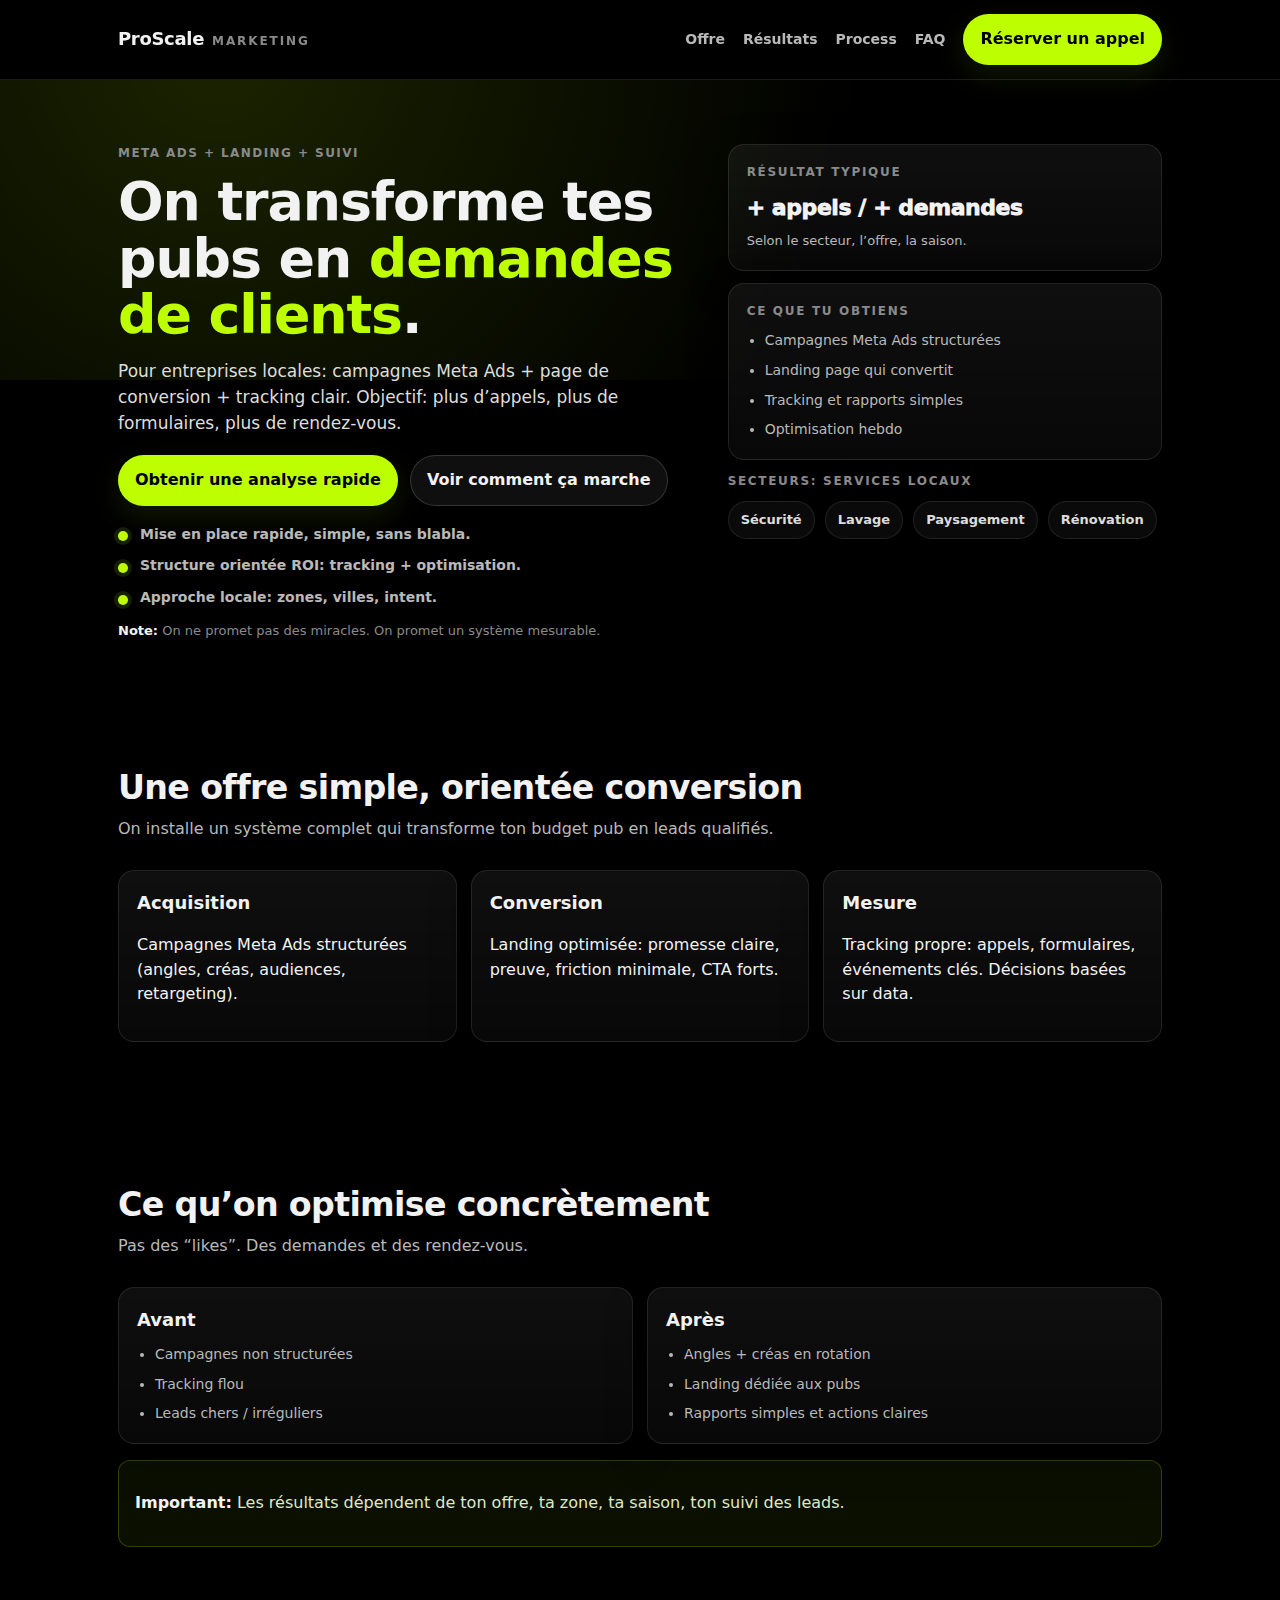
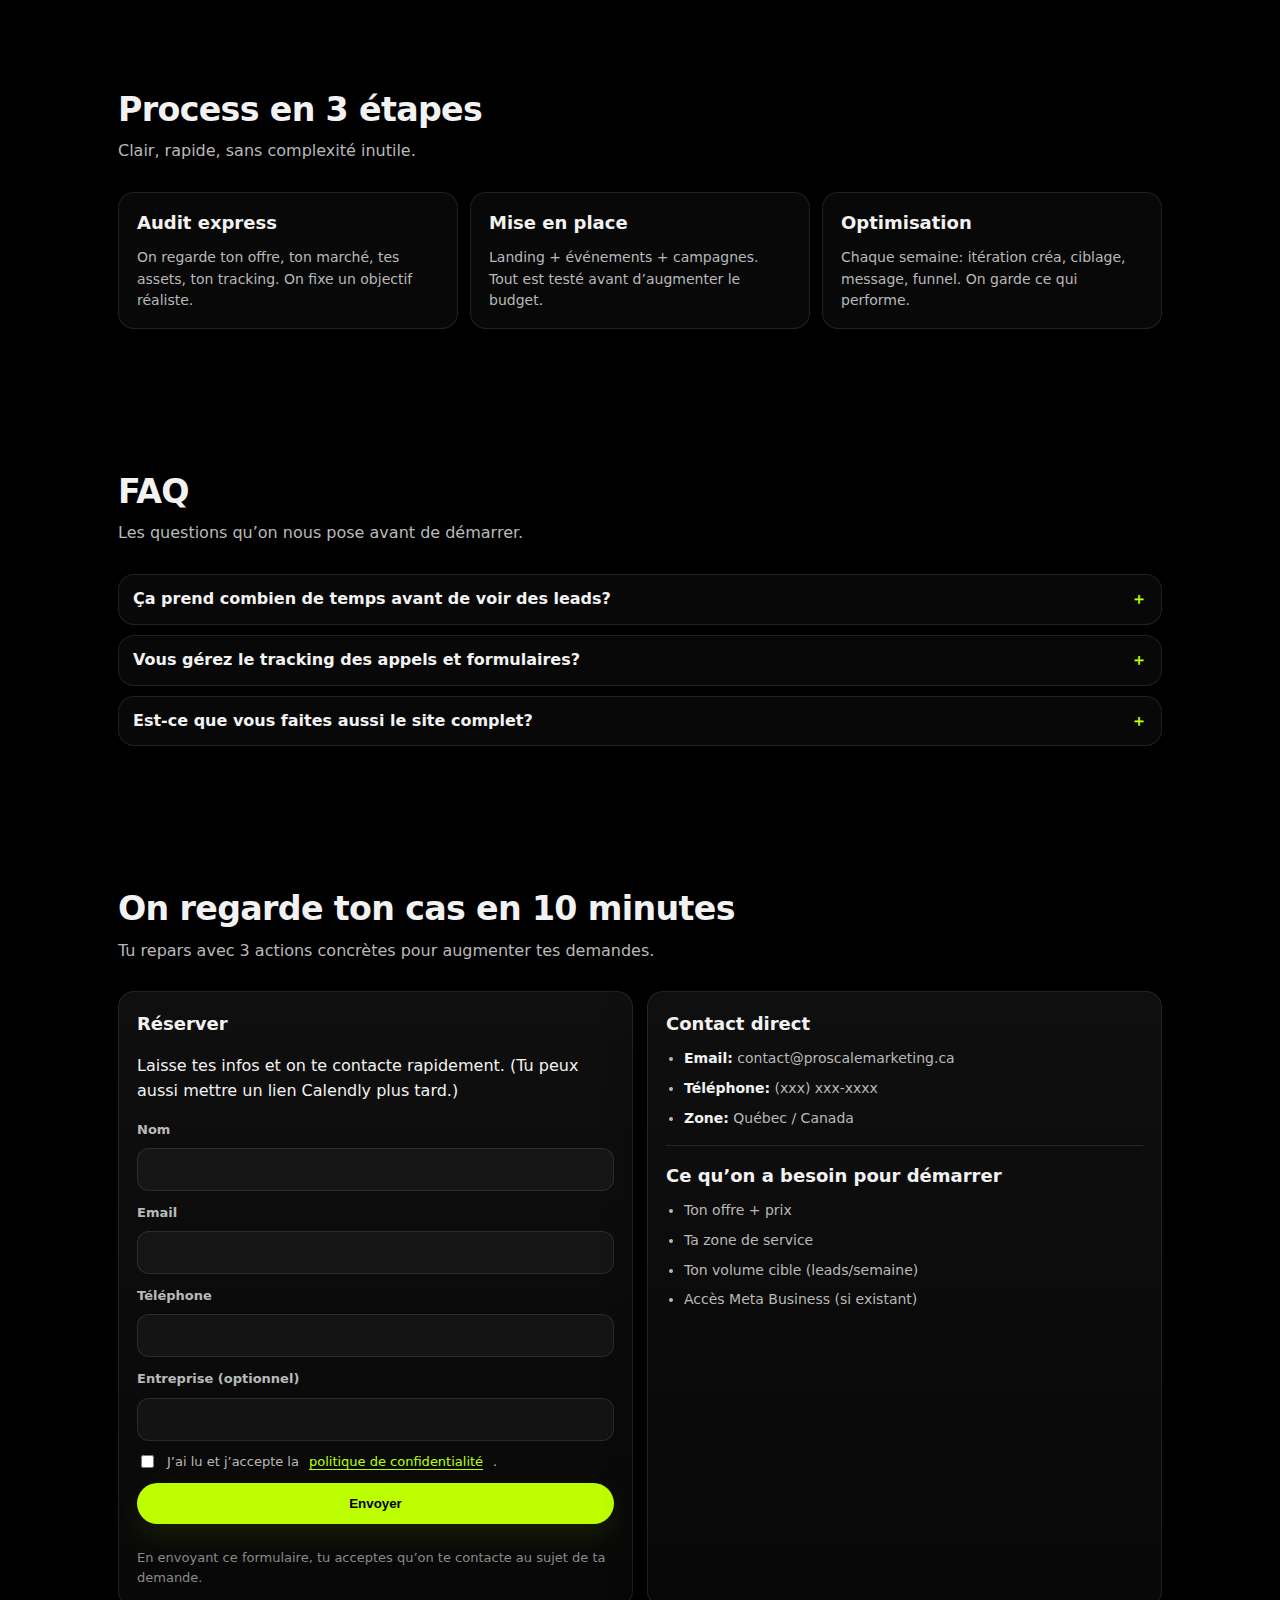
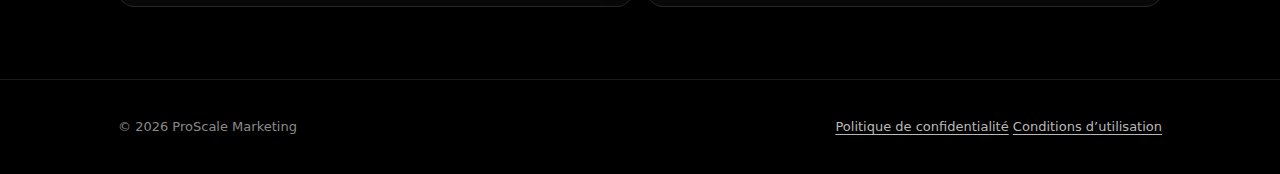
<file: public/index.html>
<!doctype html>
<html lang="fr">
<head>
  <meta charset="utf-8" />
  <meta name="viewport" content="width=device-width,initial-scale=1" />
  <meta name="theme-color" content="#000000" />

  <title>ProScale Marketing | Plus de clients avec Meta Ads + système de conversion</title>
  <meta name="description" content="ProScale aide les entreprises locales à générer plus de demandes (appels, formulaires) avec des campagnes Meta Ads et une landing qui convertit." />

  <!-- Open Graph (partage) -->
  <meta property="og:type" content="website" />
  <meta property="og:title" content="ProScale Marketing" />
  <meta property="og:description" content="Plus de clients avec Meta Ads + système de conversion." />
  <meta property="og:url" content="https://www.proscalemarketing.ca/" />
  <!-- <meta property="og:image" content="https://www.proscalemarketing.ca/assets/img/og.jpg" /> -->

  <!-- Twitter -->
  <meta name="twitter:card" content="summary_large_image" />

  <link rel="canonical" href="https://www.proscalemarketing.ca/" />

  <!-- Tu ajouteras ton CSS plus tard -->
  <link rel="stylesheet" href="assets/css/styles.css" /> 
  
</head>

<body class="ps-body">
  <a class="ps-skip" href="#main">Aller au contenu</a>

  <header class="ps-header" role="banner">
    <div class="ps-container">
      <div class="ps-header__row">
        <a class="ps-brand" href="/" aria-label="ProScale Marketing">
          <span class="ps-brand__name">ProScale</span>
          <span class="ps-brand__tag">Marketing</span>
        </a>

        <nav class="ps-nav" aria-label="Navigation">
          <a class="ps-nav__link" href="#offre">Offre</a>
          <a class="ps-nav__link" href="#resultats">Résultats</a>
          <a class="ps-nav__link" href="#process">Process</a>
          <a class="ps-nav__link" href="#faq">FAQ</a>
          <a class="ps-btn ps-btn--primary" href="#contact">Réserver un appel</a>
        </nav>
      </div>
    </div>
  </header>

  <main id="main" class="ps-main">
    <!-- HERO -->
    <section class="ps-hero" aria-label="Section principale">
      <div class="ps-container">
        <div class="ps-hero__grid">
          <div class="ps-hero__content">
            <p class="ps-kicker">Meta Ads + Landing + Suivi</p>

            <h1 class="ps-h1">
              On transforme tes pubs en
              <span class="ps-accent">demandes de clients</span>.
            </h1>

            <p class="ps-lead">
              Pour entreprises locales: campagnes Meta Ads + page de conversion + tracking clair.
              Objectif: plus d’appels, plus de formulaires, plus de rendez-vous.
            </p>

            <div class="ps-hero__cta">
              <a class="ps-btn ps-btn--primary" href="#contact">Obtenir une analyse rapide</a>
              <a class="ps-btn ps-btn--secondary" href="#offre">Voir comment ça marche</a>
            </div>

            <ul class="ps-bullets" aria-label="Points clés">
              <li class="ps-bullets__item">Mise en place rapide, simple, sans blabla.</li>
              <li class="ps-bullets__item">Structure orientée ROI: tracking + optimisation.</li>
              <li class="ps-bullets__item">Approche locale: zones, villes, intent.</li>
            </ul>

            <p class="ps-micro">
              <strong>Note:</strong> On ne promet pas des miracles. On promet un système mesurable.
            </p>
          </div>

          <div class="ps-hero__proof" aria-label="Preuve sociale">
            <div class="ps-card ps-card--stat">
              <p class="ps-card__label">Résultat typique</p>
              <p class="ps-card__value">+ appels / + demandes</p>
              <p class="ps-card__hint">Selon le secteur, l’offre, la saison.</p>
            </div>

            <div class="ps-card ps-card--quote">
              <p class="ps-card__label">Ce que tu obtiens</p>
              <ul class="ps-list">
                <li>Campagnes Meta Ads structurées</li>
                <li>Landing page qui convertit</li>
                <li>Tracking et rapports simples</li>
                <li>Optimisation hebdo</li>
              </ul>
            </div>

            <div class="ps-logos" aria-label="Exemples de secteurs">
              <p class="ps-logos__title">Secteurs: services locaux</p>
              <div class="ps-logos__row" role="list">
                <span class="ps-chip" role="listitem">Sécurité</span>
                <span class="ps-chip" role="listitem">Lavage</span>
                <span class="ps-chip" role="listitem">Paysagement</span>
                <span class="ps-chip" role="listitem">Rénovation</span>
              </div>
            </div>
          </div>
        </div>
      </div>
    </section>

    <!-- OFFRE -->
    <section id="offre" class="ps-section ps-offer" aria-label="Offre">
      <div class="ps-container">
        <header class="ps-section__header">
          <h2 class="ps-h2">Une offre simple, orientée conversion</h2>
          <p class="ps-sub">
            On installe un système complet qui transforme ton budget pub en leads qualifiés.
          </p>
        </header>

        <div class="ps-grid ps-grid--3">
          <article class="ps-card ps-card--feature">
            <h3 class="ps-h3">Acquisition</h3>
            <p>Campagnes Meta Ads structurées (angles, créas, audiences, retargeting).</p>
          </article>

          <article class="ps-card ps-card--feature">
            <h3 class="ps-h3">Conversion</h3>
            <p>Landing optimisée: promesse claire, preuve, friction minimale, CTA forts.</p>
          </article>

          <article class="ps-card ps-card--feature">
            <h3 class="ps-h3">Mesure</h3>
            <p>Tracking propre: appels, formulaires, événements clés. Décisions basées sur data.</p>
          </article>
        </div>
      </div>
    </section>

    <!-- RESULTATS / CAS -->
    <section id="resultats" class="ps-section ps-results" aria-label="Résultats et cas">
      <div class="ps-container">
        <header class="ps-section__header">
          <h2 class="ps-h2">Ce qu’on optimise concrètement</h2>
          <p class="ps-sub">Pas des “likes”. Des demandes et des rendez-vous.</p>
        </header>

        <div class="ps-grid ps-grid--2">
          <article class="ps-card ps-card--case">
            <h3 class="ps-h3">Avant</h3>
            <ul class="ps-list">
              <li>Campagnes non structurées</li>
              <li>Tracking flou</li>
              <li>Leads chers / irréguliers</li>
            </ul>
          </article>

          <article class="ps-card ps-card--case">
            <h3 class="ps-h3">Après</h3>
            <ul class="ps-list">
              <li>Angles + créas en rotation</li>
              <li>Landing dédiée aux pubs</li>
              <li>Rapports simples et actions claires</li>
            </ul>
          </article>
        </div>

        <div class="ps-note">
          <p><strong>Important:</strong> Les résultats dépendent de ton offre, ta zone, ta saison, ton suivi des leads.</p>
        </div>
      </div>
    </section>

    <!-- PROCESS -->
    <section id="process" class="ps-section ps-process" aria-label="Process">
      <div class="ps-container">
        <header class="ps-section__header">
          <h2 class="ps-h2">Process en 3 étapes</h2>
          <p class="ps-sub">Clair, rapide, sans complexité inutile.</p>
        </header>

        <ol class="ps-steps">
          <li class="ps-step">
            <h3 class="ps-h3">Audit express</h3>
            <p>On regarde ton offre, ton marché, tes assets, ton tracking. On fixe un objectif réaliste.</p>
          </li>
          <li class="ps-step">
            <h3 class="ps-h3">Mise en place</h3>
            <p>Landing + événements + campagnes. Tout est testé avant d’augmenter le budget.</p>
          </li>
          <li class="ps-step">
            <h3 class="ps-h3">Optimisation</h3>
            <p>Chaque semaine: itération créa, ciblage, message, funnel. On garde ce qui performe.</p>
          </li>
        </ol>
      </div>
    </section>

    <!-- FAQ -->
    <section id="faq" class="ps-section ps-faq" aria-label="Questions fréquentes">
      <div class="ps-container">
        <header class="ps-section__header">
          <h2 class="ps-h2">FAQ</h2>
          <p class="ps-sub">Les questions qu’on nous pose avant de démarrer.</p>
        </header>

        <div class="ps-faq__items">
          <details class="ps-faq__item">
            <summary>Ça prend combien de temps avant de voir des leads?</summary>
            <p>Souvent quelques jours à quelques semaines. On cherche d’abord la stabilité, ensuite on scale.</p>
          </details>

          <details class="ps-faq__item">
            <summary>Vous gérez le tracking des appels et formulaires?</summary>
            <p>Oui. On met en place des événements clairs pour mesurer ce qui compte.</p>
          </details>

          <details class="ps-faq__item">
            <summary>Est-ce que vous faites aussi le site complet?</summary>
            <p>On commence avec une landing qui convertit. Le site complet peut venir ensuite si ça fait sens.</p>
          </details>
        </div>
      </div>
    </section>

    <!-- CONTACT / CTA FINAL -->
    <section id="contact" class="ps-section ps-contact" aria-label="Contact">
      <div class="ps-container">
        <header class="ps-section__header">
          <h2 class="ps-h2">On regarde ton cas en 10 minutes</h2>
          <p class="ps-sub">Tu repars avec 3 actions concrètes pour augmenter tes demandes.</p>
        </header>

        <div class="ps-grid ps-grid--2">
          <div class="ps-card ps-card--contact">
            <h3 class="ps-h3">Réserver</h3>
            <p>
              Laisse tes infos et on te contacte rapidement.
              (Tu peux aussi mettre un lien Calendly plus tard.)
            </p>

            <form class="ps-form" action="#" method="post" aria-label="Formulaire de contact">
              <label class="ps-label">
                Nom
                <input class="ps-input" type="text" name="name" autocomplete="name" required />
              </label>

              <label class="ps-label">
                Email
                <input class="ps-input" type="email" name="email" autocomplete="email" required />
              </label>

              <label class="ps-label">
                Téléphone
                <input class="ps-input" type="tel" name="phone" autocomplete="tel" />
              </label>

              <label class="ps-label">
                Entreprise (optionnel)
                <input class="ps-input" type="text" name="company" autocomplete="organization" />
              </label>

              <label class="ps-check">
                <input type="checkbox" name="privacy" required />
                J’ai lu et j’accepte la <a href="privacy.html">politique de confidentialité</a>.
              </label>

              <button class="ps-btn ps-btn--primary" type="submit">Envoyer</button>

              <p class="ps-micro">
                En envoyant ce formulaire, tu acceptes qu’on te contacte au sujet de ta demande.
              </p>
            </form>
          </div>

          <div class="ps-card ps-card--contact">
            <h3 class="ps-h3">Contact direct</h3>
            <ul class="ps-list">
              <li><strong>Email:</strong> contact@proscalemarketing.ca</li>
              <li><strong>Téléphone:</strong> (xxx) xxx-xxxx</li>
              <li><strong>Zone:</strong> Québec / Canada</li>
            </ul>

            <div class="ps-divider" aria-hidden="true"></div>

            <h3 class="ps-h3">Ce qu’on a besoin pour démarrer</h3>
            <ul class="ps-list">
              <li>Ton offre + prix</li>
              <li>Ta zone de service</li>
              <li>Ton volume cible (leads/semaine)</li>
              <li>Accès Meta Business (si existant)</li>
            </ul>
          </div>
        </div>
      </div>
    </section>
  </main>

  <footer class="ps-footer" role="contentinfo">
    <div class="ps-container">
      <div class="ps-footer__row">
        <p class="ps-footer__brand">© <span id="year"></span> ProScale Marketing</p>

        <nav class="ps-footer__nav" aria-label="Liens légaux">
          <a href="privacy.html">Politique de confidentialité</a>
          <a href="terms.html">Conditions d’utilisation</a>
        </nav>
      </div>
    </div>

    <script>
      document.getElementById("year").textContent = new Date().getFullYear();
    </script>
  </footer>
</body>
</html>
</file>
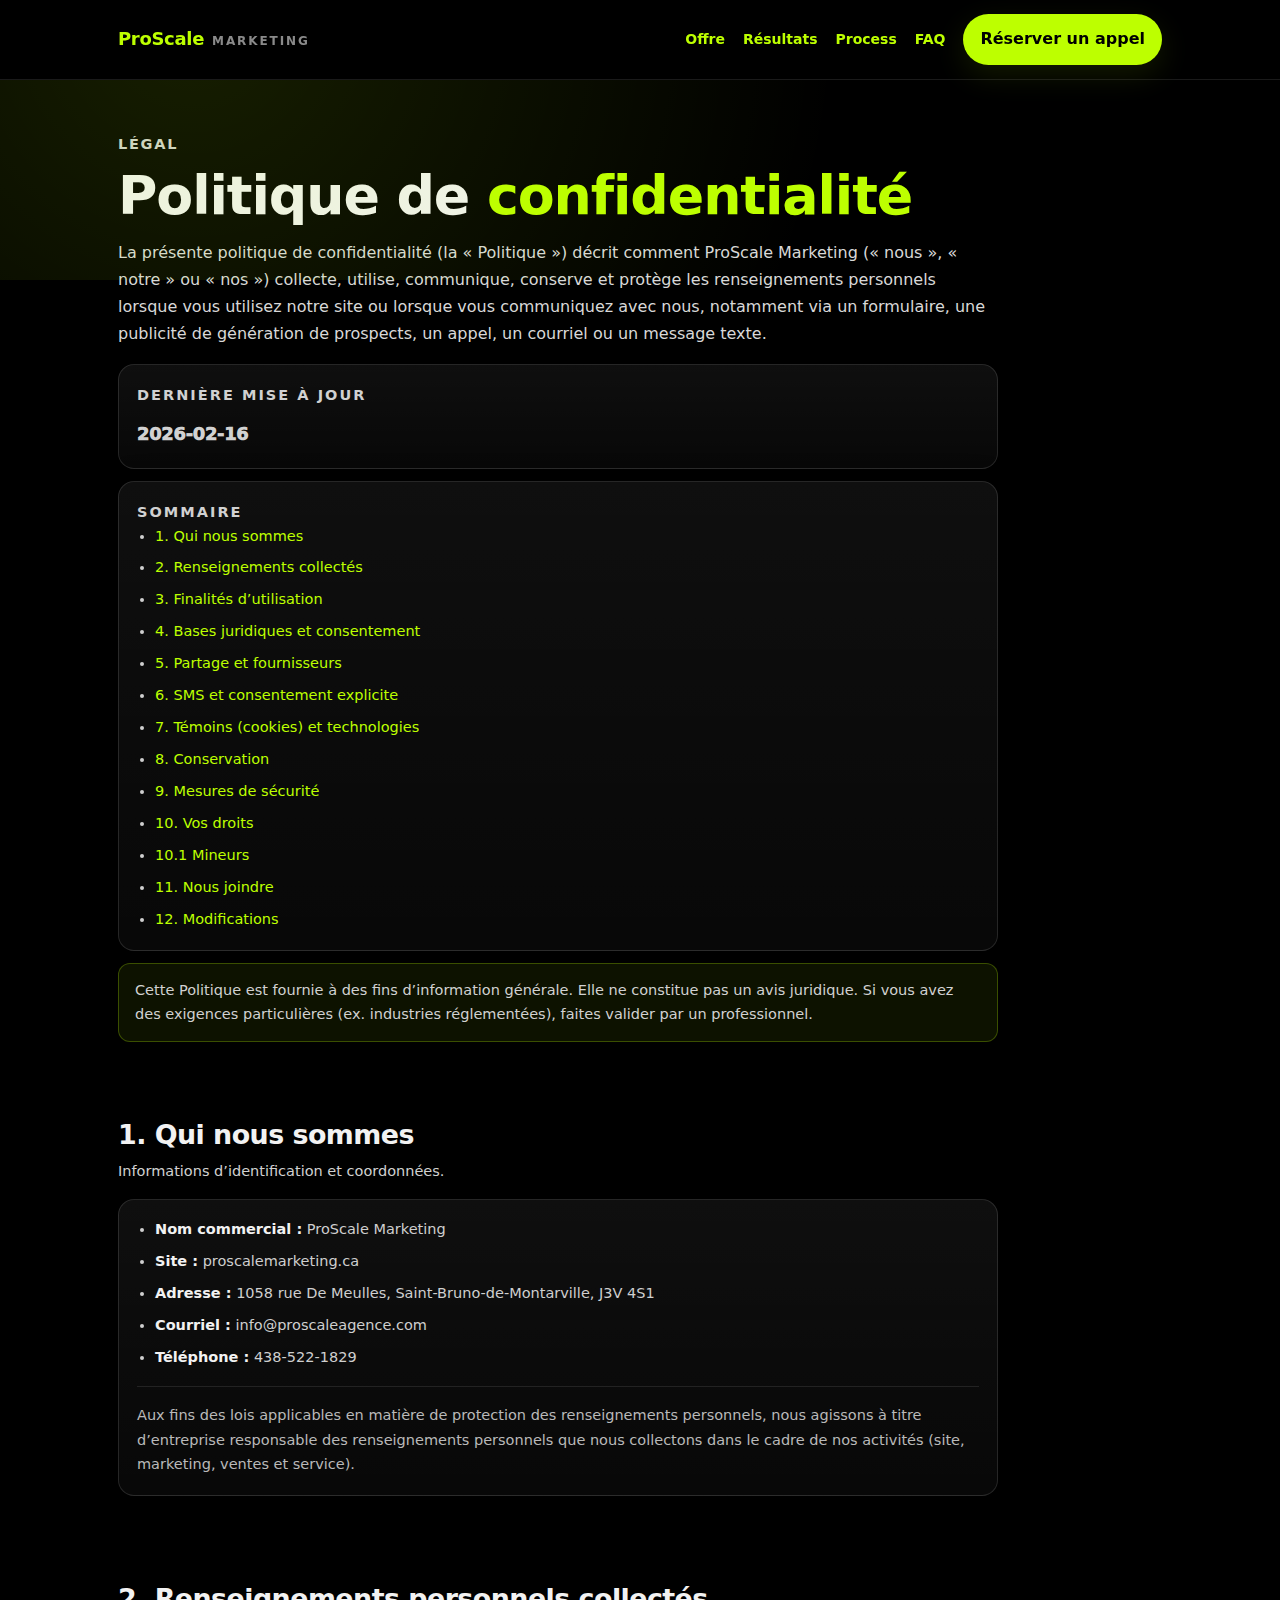
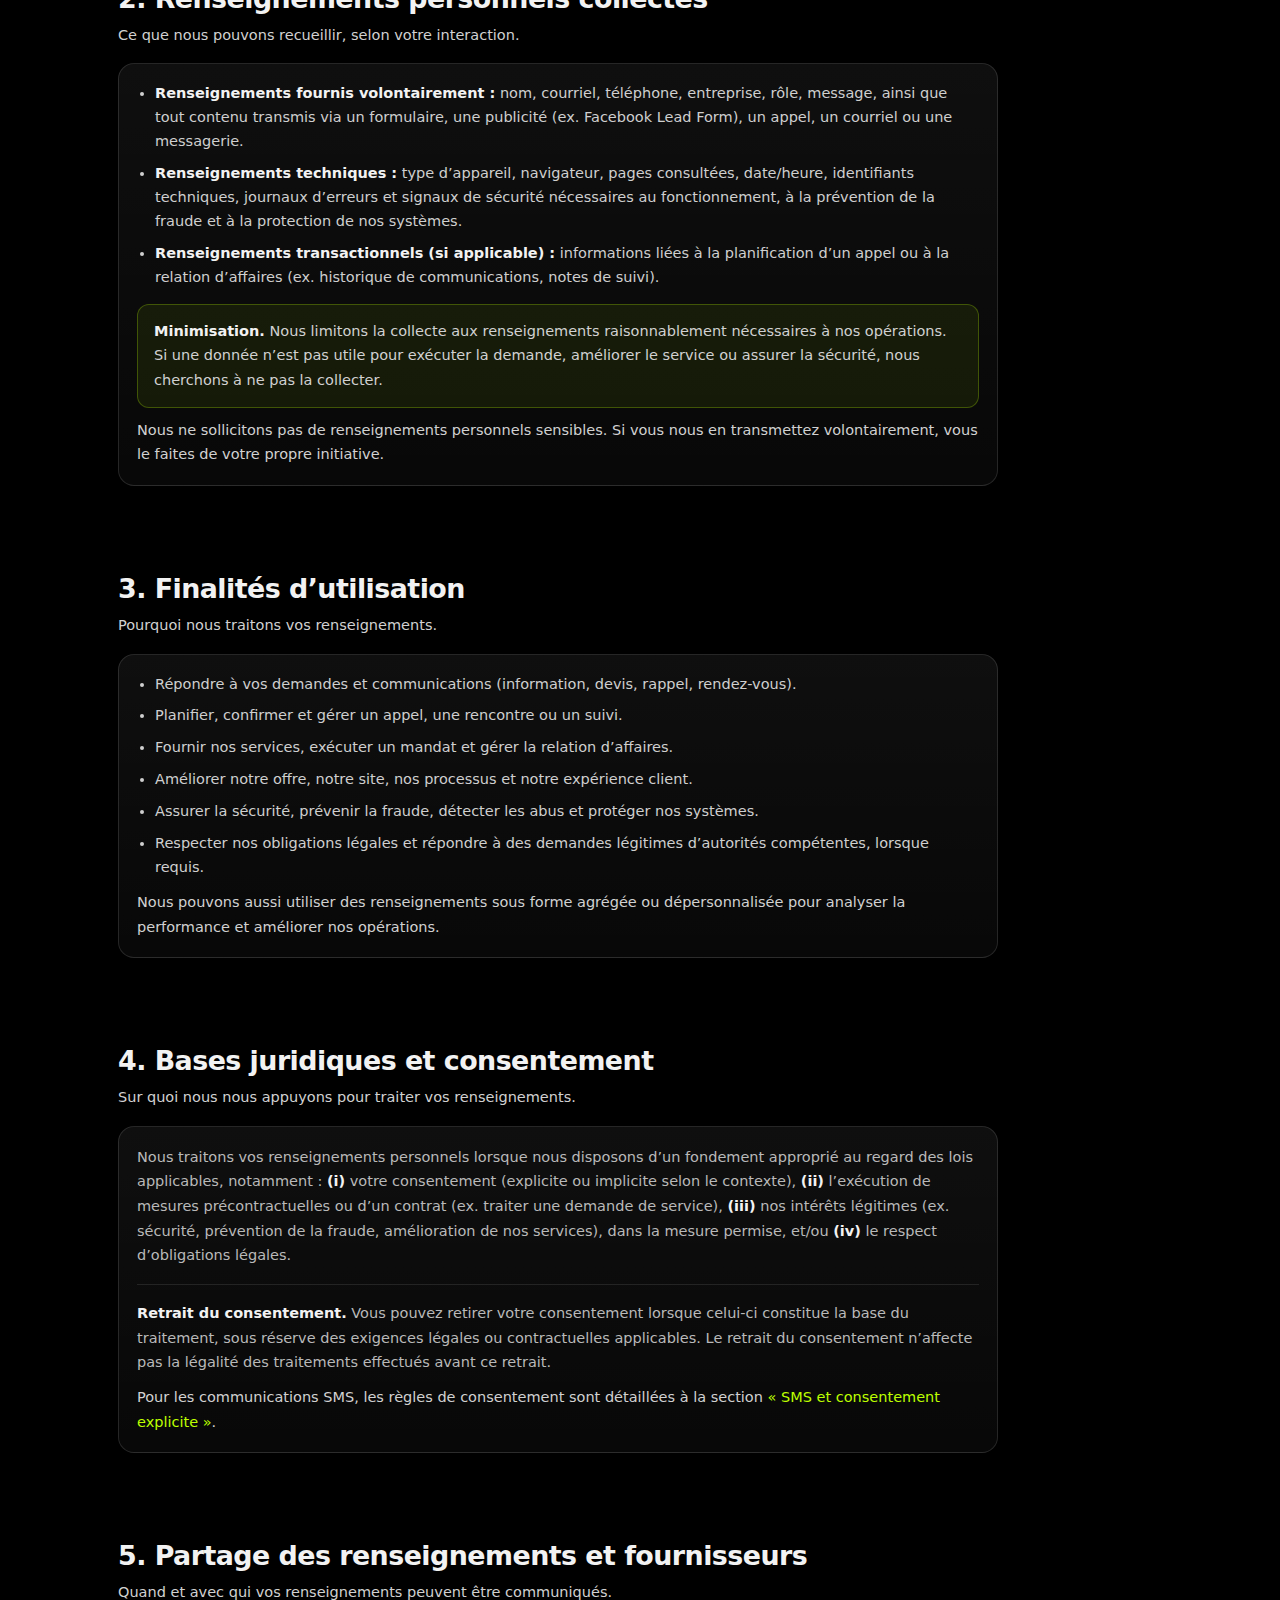
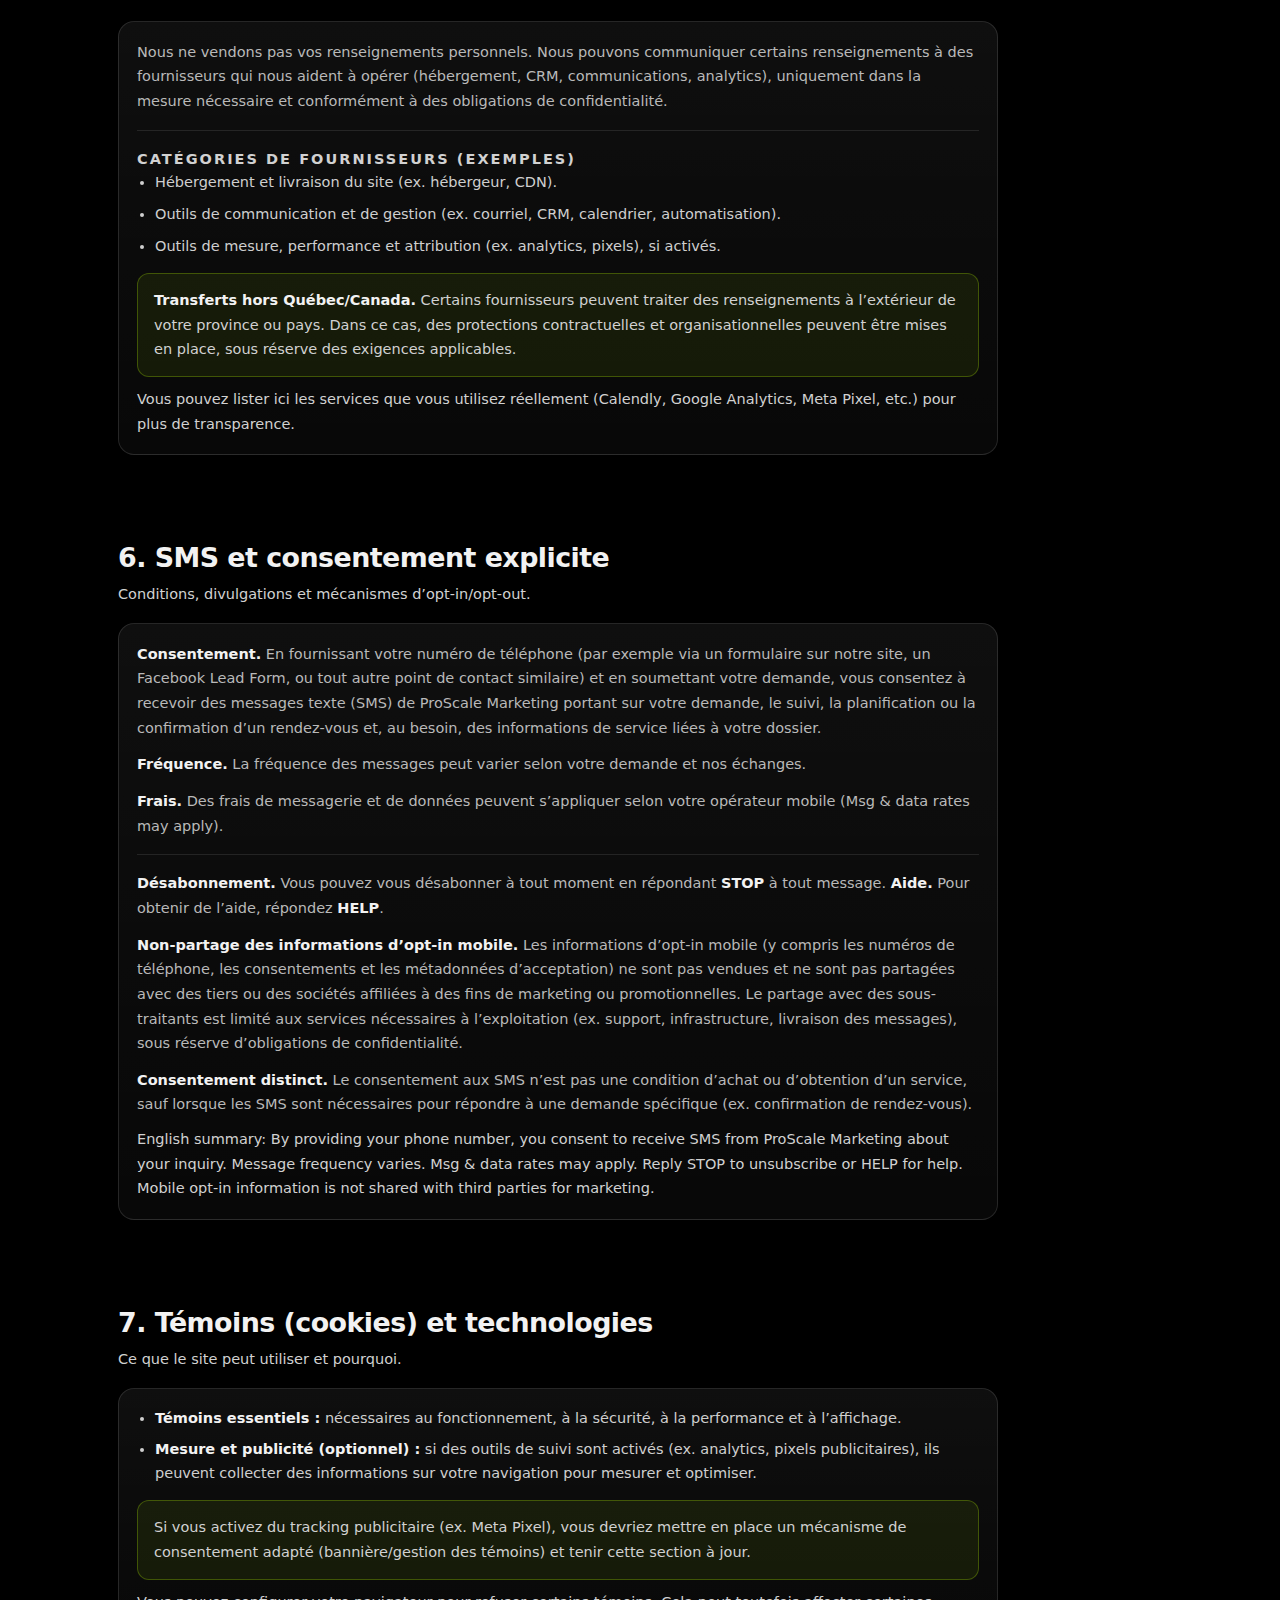
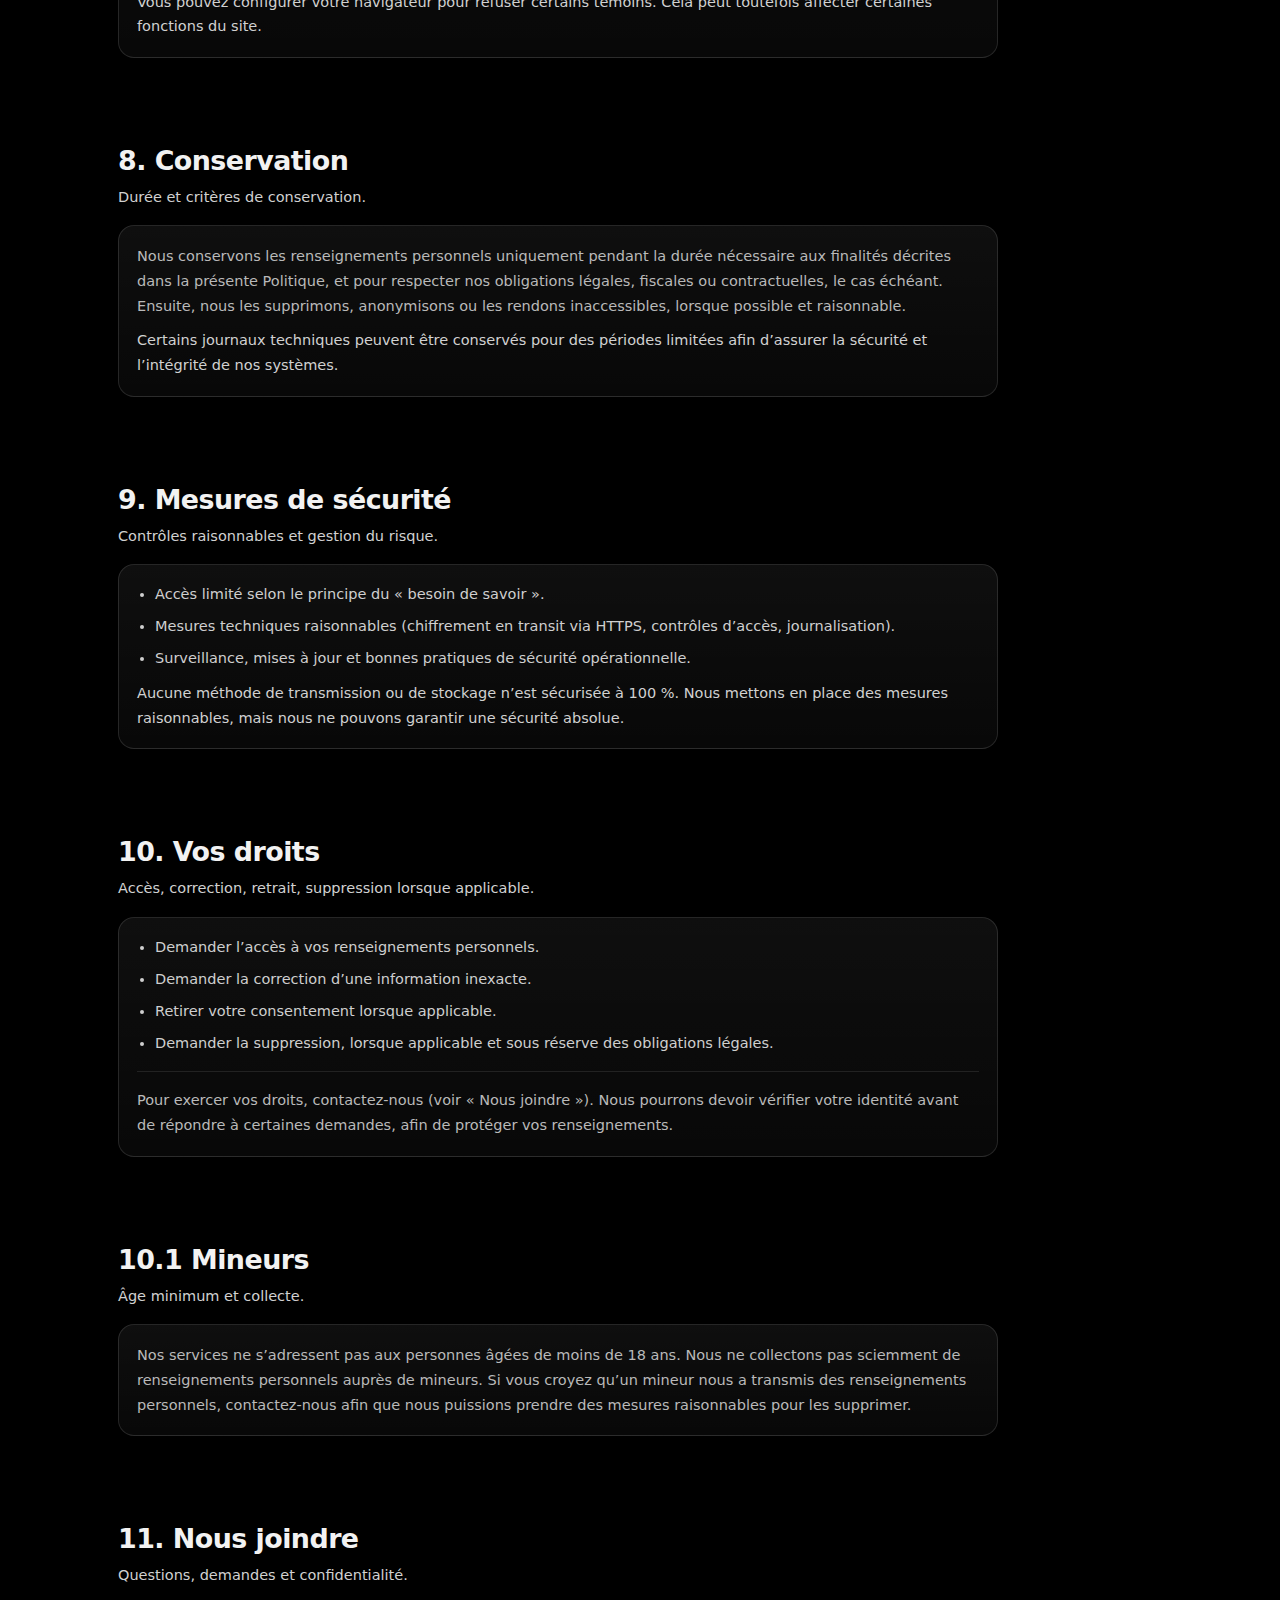
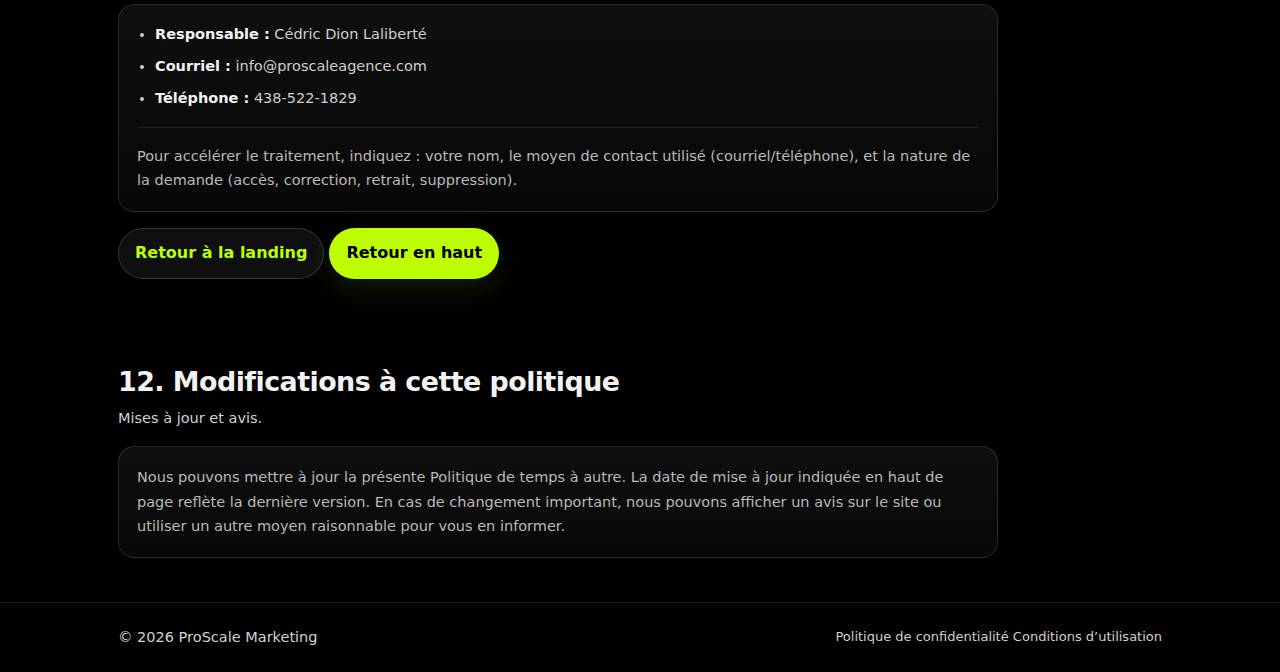
<file: public/privacy.html>
<!doctype html>
<html lang="fr">
<head>
  <meta charset="utf-8" />
  <meta name="viewport" content="width=device-width,initial-scale=1" />
  <meta name="theme-color" content="#000000" />

  <title>Politique de confidentialité | ProScale Marketing</title>
  <meta name="description" content="Politique de confidentialité de ProScale Marketing : collecte, utilisation, conservation et protection des renseignements personnels." />

  <meta property="og:type" content="website" />
  <meta property="og:title" content="Politique de confidentialité | ProScale Marketing" />
  <meta property="og:description" content="Collecte, utilisation, conservation et protection des renseignements personnels." />
  <meta property="og:url" content="https://www.proscalemarketing.ca/privacy.html" />

  <link rel="canonical" href="https://www.proscalemarketing.ca/privacy.html" />
  <link rel="stylesheet" href="assets/css/styles.css" />
</head>

<body class="ps-body ps-legal">
  <a class="ps-skip" href="#main">Aller au contenu</a>

  <header class="ps-header" role="banner">
    <div class="ps-container">
      <div class="ps-header__row">
        <a class="ps-brand" href="/" aria-label="ProScale Marketing">
          <span class="ps-brand__name">ProScale</span>
          <span class="ps-brand__tag">Marketing</span>
        </a>

        <nav class="ps-nav" aria-label="Navigation">
          <a class="ps-nav__link" href="#offre">Offre</a>
          <a class="ps-nav__link" href="#resultats">Résultats</a>
          <a class="ps-nav__link" href="#process">Process</a>
          <a class="ps-nav__link" href="#faq">FAQ</a>
          <a class="ps-btn ps-btn--primary" href="#contact">Réserver un appel</a>
        </nav>
      </div>
    </div>
  </header>

  <main id="main" class="ps-main">
    <section class="ps-hero" aria-label="Politique de confidentialité">
      <div class="ps-container">
        <p class="ps-kicker">Légal</p>
        <h1 class="ps-h1">
          Politique de <span class="ps-accent">confidentialité</span>
        </h1>
        <p class="ps-lead">
          La présente politique de confidentialité (la « Politique ») décrit comment ProScale Marketing (« nous », « notre » ou « nos »)
          collecte, utilise, communique, conserve et protège les renseignements personnels lorsque vous utilisez notre site
          ou lorsque vous communiquez avec nous, notamment via un formulaire, une publicité de génération de prospects, un appel,
          un courriel ou un message texte.
        </p>

        <div class="ps-card" style="margin-top:16px;">
          <p class="ps-card__label">Dernière mise à jour</p>
          <p class="ps-card__value" style="font-size:18px;">2026-02-16</p>
        </div>

        <div class="ps-card" style="margin-top:12px;">
          <p class="ps-card__label">Sommaire</p>
          <ul class="ps-list">
            <li><a href="#who">1. Qui nous sommes</a></li>
            <li><a href="#data">2. Renseignements collectés</a></li>
            <li><a href="#purposes">3. Finalités d’utilisation</a></li>
            <li><a href="#legal">4. Bases juridiques et consentement</a></li>
            <li><a href="#sharing">5. Partage et fournisseurs</a></li>
            <li><a href="#sms">6. SMS et consentement explicite</a></li>
            <li><a href="#cookies">7. Témoins (cookies) et technologies</a></li>
            <li><a href="#retention">8. Conservation</a></li>
            <li><a href="#security">9. Mesures de sécurité</a></li>
            <li><a href="#rights">10. Vos droits</a></li>
            <li><a href="#minors">10.1 Mineurs</a></li>
            <li><a href="#contact">11. Nous joindre</a></li>
            <li><a href="#changes">12. Modifications</a></li>
          </ul>
        </div>

        <div class="ps-note" style="margin-top:12px;">
          <p style="margin:0;">
            Cette Politique est fournie à des fins d’information générale. Elle ne constitue pas un avis juridique.
            Si vous avez des exigences particulières (ex. industries réglementées), faites valider par un professionnel.
          </p>
        </div>
      </div>
    </section>

    <section class="ps-section" id="who">
      <div class="ps-container">
        <header class="ps-section__header">
          <h2 class="ps-h2">1. Qui nous sommes</h2>
          <p class="ps-sub">Informations d’identification et coordonnées.</p>
        </header>

        <article class="ps-card">
          <ul class="ps-list">
            <li><strong>Nom commercial :</strong> ProScale Marketing</li>
            <li><strong>Site :</strong> proscalemarketing.ca</li>
            <li><strong>Adresse :</strong> 1058 rue De Meulles, Saint-Bruno-de-Montarville, J3V 4S1</li>
            <li><strong>Courriel :</strong> info@proscaleagence.com</li>
            <li><strong>Téléphone :</strong> 438-522-1829</li>
          </ul>

          <div class="ps-divider" aria-hidden="true"></div>

          <p style="margin:0; color: var(--muted);">
            Aux fins des lois applicables en matière de protection des renseignements personnels, nous agissons à titre d’entreprise responsable
            des renseignements personnels que nous collectons dans le cadre de nos activités (site, marketing, ventes et service).
          </p>
        </article>
      </div>
    </section>

    <section class="ps-section" id="data">
      <div class="ps-container">
        <header class="ps-section__header">
          <h2 class="ps-h2">2. Renseignements personnels collectés</h2>
          <p class="ps-sub">Ce que nous pouvons recueillir, selon votre interaction.</p>
        </header>

        <article class="ps-card">
          <ul class="ps-list">
            <li><strong>Renseignements fournis volontairement :</strong> nom, courriel, téléphone, entreprise, rôle, message, ainsi que tout contenu transmis via un formulaire, une publicité (ex. Facebook Lead Form), un appel, un courriel ou une messagerie.</li>
            <li><strong>Renseignements techniques :</strong> type d’appareil, navigateur, pages consultées, date/heure, identifiants techniques, journaux d’erreurs et signaux de sécurité nécessaires au fonctionnement, à la prévention de la fraude et à la protection de nos systèmes.</li>
            <li><strong>Renseignements transactionnels (si applicable) :</strong> informations liées à la planification d’un appel ou à la relation d’affaires (ex. historique de communications, notes de suivi).</li>
          </ul>

          <div class="ps-note" style="margin-top:14px;">
            <p style="margin:0;">
              <strong>Minimisation.</strong> Nous limitons la collecte aux renseignements raisonnablement nécessaires à nos opérations.
              Si une donnée n’est pas utile pour exécuter la demande, améliorer le service ou assurer la sécurité, nous cherchons à ne pas la collecter.
            </p>
          </div>

          <p class="ps-micro" style="margin-top:10px;">
            Nous ne sollicitons pas de renseignements personnels sensibles. Si vous nous en transmettez volontairement, vous le faites de votre propre initiative.
          </p>
        </article>
      </div>
    </section>

    <section class="ps-section" id="purposes">
      <div class="ps-container">
        <header class="ps-section__header">
          <h2 class="ps-h2">3. Finalités d’utilisation</h2>
          <p class="ps-sub">Pourquoi nous traitons vos renseignements.</p>
        </header>

        <article class="ps-card">
          <ul class="ps-list">
            <li>Répondre à vos demandes et communications (information, devis, rappel, rendez-vous).</li>
            <li>Planifier, confirmer et gérer un appel, une rencontre ou un suivi.</li>
            <li>Fournir nos services, exécuter un mandat et gérer la relation d’affaires.</li>
            <li>Améliorer notre offre, notre site, nos processus et notre expérience client.</li>
            <li>Assurer la sécurité, prévenir la fraude, détecter les abus et protéger nos systèmes.</li>
            <li>Respecter nos obligations légales et répondre à des demandes légitimes d’autorités compétentes, lorsque requis.</li>
          </ul>

          <p class="ps-micro" style="margin-top:10px;">
            Nous pouvons aussi utiliser des renseignements sous forme agrégée ou dépersonnalisée pour analyser la performance et améliorer nos opérations.
          </p>
        </article>
      </div>
    </section>

    <section class="ps-section" id="legal">
      <div class="ps-container">
        <header class="ps-section__header">
          <h2 class="ps-h2">4. Bases juridiques et consentement</h2>
          <p class="ps-sub">Sur quoi nous nous appuyons pour traiter vos renseignements.</p>
        </header>

        <article class="ps-card">
          <p style="margin:0; color: var(--muted);">
            Nous traitons vos renseignements personnels lorsque nous disposons d’un fondement approprié au regard des lois applicables, notamment :
            <strong>(i)</strong> votre consentement (explicite ou implicite selon le contexte),
            <strong>(ii)</strong> l’exécution de mesures précontractuelles ou d’un contrat (ex. traiter une demande de service),
            <strong>(iii)</strong> nos intérêts légitimes (ex. sécurité, prévention de la fraude, amélioration de nos services), dans la mesure permise,
            et/ou <strong>(iv)</strong> le respect d’obligations légales.
          </p>

          <div class="ps-divider" aria-hidden="true"></div>

          <p style="margin:0; color: var(--muted);">
            <strong>Retrait du consentement.</strong> Vous pouvez retirer votre consentement lorsque celui-ci constitue la base du traitement,
            sous réserve des exigences légales ou contractuelles applicables. Le retrait du consentement n’affecte pas la légalité des traitements effectués avant ce retrait.
          </p>

          <p class="ps-micro" style="margin-top:10px;">
            Pour les communications SMS, les règles de consentement sont détaillées à la section <a href="#sms">« SMS et consentement explicite »</a>.
          </p>
        </article>
      </div>
    </section>

    <section class="ps-section" id="sharing">
      <div class="ps-container">
        <header class="ps-section__header">
          <h2 class="ps-h2">5. Partage des renseignements et fournisseurs</h2>
          <p class="ps-sub">Quand et avec qui vos renseignements peuvent être communiqués.</p>
        </header>

        <article class="ps-card">
          <p style="margin:0; color: var(--muted);">
            Nous ne vendons pas vos renseignements personnels. Nous pouvons communiquer certains renseignements à des fournisseurs
            qui nous aident à opérer (hébergement, CRM, communications, analytics), uniquement dans la mesure nécessaire et conformément à des obligations de confidentialité.
          </p>

          <div class="ps-divider" aria-hidden="true"></div>

          <p class="ps-card__label">Catégories de fournisseurs (exemples)</p>
          <ul class="ps-list">
            <li>Hébergement et livraison du site (ex. hébergeur, CDN).</li>
            <li>Outils de communication et de gestion (ex. courriel, CRM, calendrier, automatisation).</li>
            <li>Outils de mesure, performance et attribution (ex. analytics, pixels), si activés.</li>
          </ul>

          <div class="ps-note" style="margin-top:14px;">
            <p style="margin:0;">
              <strong>Transferts hors Québec/Canada.</strong> Certains fournisseurs peuvent traiter des renseignements à l’extérieur de votre province ou pays.
              Dans ce cas, des protections contractuelles et organisationnelles peuvent être mises en place, sous réserve des exigences applicables.
            </p>
          </div>

          <p class="ps-micro" style="margin-top:10px;">
            Vous pouvez lister ici les services que vous utilisez réellement (Calendly, Google Analytics, Meta Pixel, etc.) pour plus de transparence.
          </p>
        </article>
      </div>
    </section>

    <section class="ps-section" id="sms">
      <div class="ps-container">
        <header class="ps-section__header">
          <h2 class="ps-h2">6. SMS et consentement explicite</h2>
          <p class="ps-sub">Conditions, divulgations et mécanismes d’opt-in/opt-out.</p>
        </header>

        <article class="ps-card">
          <p style="margin:0; color: var(--muted);">
            <strong>Consentement.</strong> En fournissant votre numéro de téléphone (par exemple via un formulaire sur notre site, un Facebook Lead Form,
            ou tout autre point de contact similaire) et en soumettant votre demande, vous consentez à recevoir des messages texte (SMS) de ProScale Marketing
            portant sur votre demande, le suivi, la planification ou la confirmation d’un rendez-vous et, au besoin, des informations de service liées à votre dossier.
          </p>

          <p style="margin:12px 0 0; color: var(--muted);">
            <strong>Fréquence.</strong> La fréquence des messages peut varier selon votre demande et nos échanges.
          </p>

          <p style="margin:12px 0 0; color: var(--muted);">
            <strong>Frais.</strong> Des frais de messagerie et de données peuvent s’appliquer selon votre opérateur mobile
            (Msg &amp; data rates may apply).
          </p>

          <div class="ps-divider" aria-hidden="true"></div>

          <p style="margin:0; color: var(--muted);">
            <strong>Désabonnement.</strong> Vous pouvez vous désabonner à tout moment en répondant <strong>STOP</strong> à tout message.
            <strong>Aide.</strong> Pour obtenir de l’aide, répondez <strong>HELP</strong>.
          </p>

          <p style="margin:12px 0 0; color: var(--muted);">
            <strong>Non-partage des informations d’opt-in mobile.</strong> Les informations d’opt-in mobile (y compris les numéros de téléphone,
            les consentements et les métadonnées d’acceptation) ne sont pas vendues et ne sont pas partagées avec des tiers ou des sociétés affiliées
            à des fins de marketing ou promotionnelles. Le partage avec des sous-traitants est limité aux services nécessaires à l’exploitation
            (ex. support, infrastructure, livraison des messages), sous réserve d’obligations de confidentialité.
          </p>

          <p style="margin:12px 0 0; color: var(--muted);">
            <strong>Consentement distinct.</strong> Le consentement aux SMS n’est pas une condition d’achat ou d’obtention d’un service,
            sauf lorsque les SMS sont nécessaires pour répondre à une demande spécifique (ex. confirmation de rendez-vous).
          </p>

          <p class="ps-micro" style="margin-top:10px;">
            English summary: By providing your phone number, you consent to receive SMS from ProScale Marketing about your inquiry.
            Message frequency varies. Msg &amp; data rates may apply. Reply STOP to unsubscribe or HELP for help.
            Mobile opt-in information is not shared with third parties for marketing.
          </p>
        </article>
      </div>
    </section>

    <section class="ps-section" id="cookies">
      <div class="ps-container">
        <header class="ps-section__header">
          <h2 class="ps-h2">7. Témoins (cookies) et technologies</h2>
          <p class="ps-sub">Ce que le site peut utiliser et pourquoi.</p>
        </header>

        <article class="ps-card">
          <ul class="ps-list">
            <li><strong>Témoins essentiels :</strong> nécessaires au fonctionnement, à la sécurité, à la performance et à l’affichage.</li>
            <li><strong>Mesure et publicité (optionnel) :</strong> si des outils de suivi sont activés (ex. analytics, pixels publicitaires), ils peuvent collecter des informations sur votre navigation pour mesurer et optimiser.</li>
          </ul>

          <div class="ps-note" style="margin-top:14px;">
            <p style="margin:0;">
              Si vous activez du tracking publicitaire (ex. Meta Pixel), vous devriez mettre en place un mécanisme de consentement
              adapté (bannière/gestion des témoins) et tenir cette section à jour.
            </p>
          </div>

          <p class="ps-micro" style="margin-top:10px;">
            Vous pouvez configurer votre navigateur pour refuser certains témoins. Cela peut toutefois affecter certaines fonctions du site.
          </p>
        </article>
      </div>
    </section>

    <section class="ps-section" id="retention">
      <div class="ps-container">
        <header class="ps-section__header">
          <h2 class="ps-h2">8. Conservation</h2>
          <p class="ps-sub">Durée et critères de conservation.</p>
        </header>

        <article class="ps-card">
          <p style="margin:0; color: var(--muted);">
            Nous conservons les renseignements personnels uniquement pendant la durée nécessaire aux finalités décrites dans la présente Politique,
            et pour respecter nos obligations légales, fiscales ou contractuelles, le cas échéant. Ensuite, nous les supprimons, anonymisons
            ou les rendons inaccessibles, lorsque possible et raisonnable.
          </p>

          <p class="ps-micro" style="margin-top:10px;">
            Certains journaux techniques peuvent être conservés pour des périodes limitées afin d’assurer la sécurité et l’intégrité de nos systèmes.
          </p>
        </article>
      </div>
    </section>

    <section class="ps-section" id="security">
      <div class="ps-container">
        <header class="ps-section__header">
          <h2 class="ps-h2">9. Mesures de sécurité</h2>
          <p class="ps-sub">Contrôles raisonnables et gestion du risque.</p>
        </header>

        <article class="ps-card">
          <ul class="ps-list">
            <li>Accès limité selon le principe du « besoin de savoir ».</li>
            <li>Mesures techniques raisonnables (chiffrement en transit via HTTPS, contrôles d’accès, journalisation).</li>
            <li>Surveillance, mises à jour et bonnes pratiques de sécurité opérationnelle.</li>
          </ul>

          <p class="ps-micro" style="margin-top:10px;">
            Aucune méthode de transmission ou de stockage n’est sécurisée à 100 %. Nous mettons en place des mesures raisonnables,
            mais nous ne pouvons garantir une sécurité absolue.
          </p>
        </article>
      </div>
    </section>

    <section class="ps-section" id="rights">
      <div class="ps-container">
        <header class="ps-section__header">
          <h2 class="ps-h2">10. Vos droits</h2>
          <p class="ps-sub">Accès, correction, retrait, suppression lorsque applicable.</p>
        </header>

        <article class="ps-card">
          <ul class="ps-list">
            <li>Demander l’accès à vos renseignements personnels.</li>
            <li>Demander la correction d’une information inexacte.</li>
            <li>Retirer votre consentement lorsque applicable.</li>
            <li>Demander la suppression, lorsque applicable et sous réserve des obligations légales.</li>
          </ul>

          <div class="ps-divider" aria-hidden="true"></div>

          <p style="margin:0; color: var(--muted);">
            Pour exercer vos droits, contactez-nous (voir « Nous joindre »). Nous pourrons devoir vérifier votre identité
            avant de répondre à certaines demandes, afin de protéger vos renseignements.
          </p>
        </article>
      </div>
    </section>

    <section class="ps-section" id="minors">
      <div class="ps-container">
        <header class="ps-section__header">
          <h2 class="ps-h2">10.1 Mineurs</h2>
          <p class="ps-sub">Âge minimum et collecte.</p>
        </header>

        <article class="ps-card">
          <p style="margin:0; color: var(--muted);">
            Nos services ne s’adressent pas aux personnes âgées de moins de 18 ans. Nous ne collectons pas sciemment de renseignements personnels
            auprès de mineurs. Si vous croyez qu’un mineur nous a transmis des renseignements personnels, contactez-nous afin que nous puissions
            prendre des mesures raisonnables pour les supprimer.
          </p>
        </article>
      </div>
    </section>

    <section class="ps-section" id="contact">
      <div class="ps-container">
        <header class="ps-section__header">
          <h2 class="ps-h2">11. Nous joindre</h2>
          <p class="ps-sub">Questions, demandes et confidentialité.</p>
        </header>

        <article class="ps-card">
          <ul class="ps-list">
            <li><strong>Responsable :</strong> Cédric Dion Laliberté</li>
            <li><strong>Courriel :</strong> info@proscaleagence.com</li>
            <li><strong>Téléphone :</strong> 438-522-1829</li>
          </ul>

          <div class="ps-divider" aria-hidden="true"></div>

          <p style="margin:0; color: var(--muted);">
            Pour accélérer le traitement, indiquez : votre nom, le moyen de contact utilisé (courriel/téléphone),
            et la nature de la demande (accès, correction, retrait, suppression).
          </p>
        </article>

        <div style="margin-top:16px;">
          <a class="ps-btn ps-btn--secondary" href="/#contact">Retour à la landing</a>
          <a class="ps-btn ps-btn--primary" href="#main">Retour en haut</a>
        </div>
      </div>
    </section>

    <section class="ps-section" id="changes">
      <div class="ps-container">
        <header class="ps-section__header">
          <h2 class="ps-h2">12. Modifications à cette politique</h2>
          <p class="ps-sub">Mises à jour et avis.</p>
        </header>

        <article class="ps-card">
          <p style="margin:0; color: var(--muted);">
            Nous pouvons mettre à jour la présente Politique de temps à autre. La date de mise à jour indiquée en haut de page reflète la dernière version.
            En cas de changement important, nous pouvons afficher un avis sur le site ou utiliser un autre moyen raisonnable pour vous en informer.
          </p>
        </article>
      </div>
    </section>
  </main>

  <footer class="ps-footer" role="contentinfo">
    <div class="ps-container">
      <div class="ps-footer__row">
        <p class="ps-footer__brand">© <span id="year"></span> ProScale Marketing</p>
        <nav class="ps-footer__nav" aria-label="Liens légaux">
          <a href="privacy.html">Politique de confidentialité</a>
          <a href="terms.html">Conditions d’utilisation</a>
        </nav>
      </div>
    </div>

    <script>
      document.getElementById("year").textContent = new Date().getFullYear();
    </script>
  </footer>
</body>
</html>
</file>
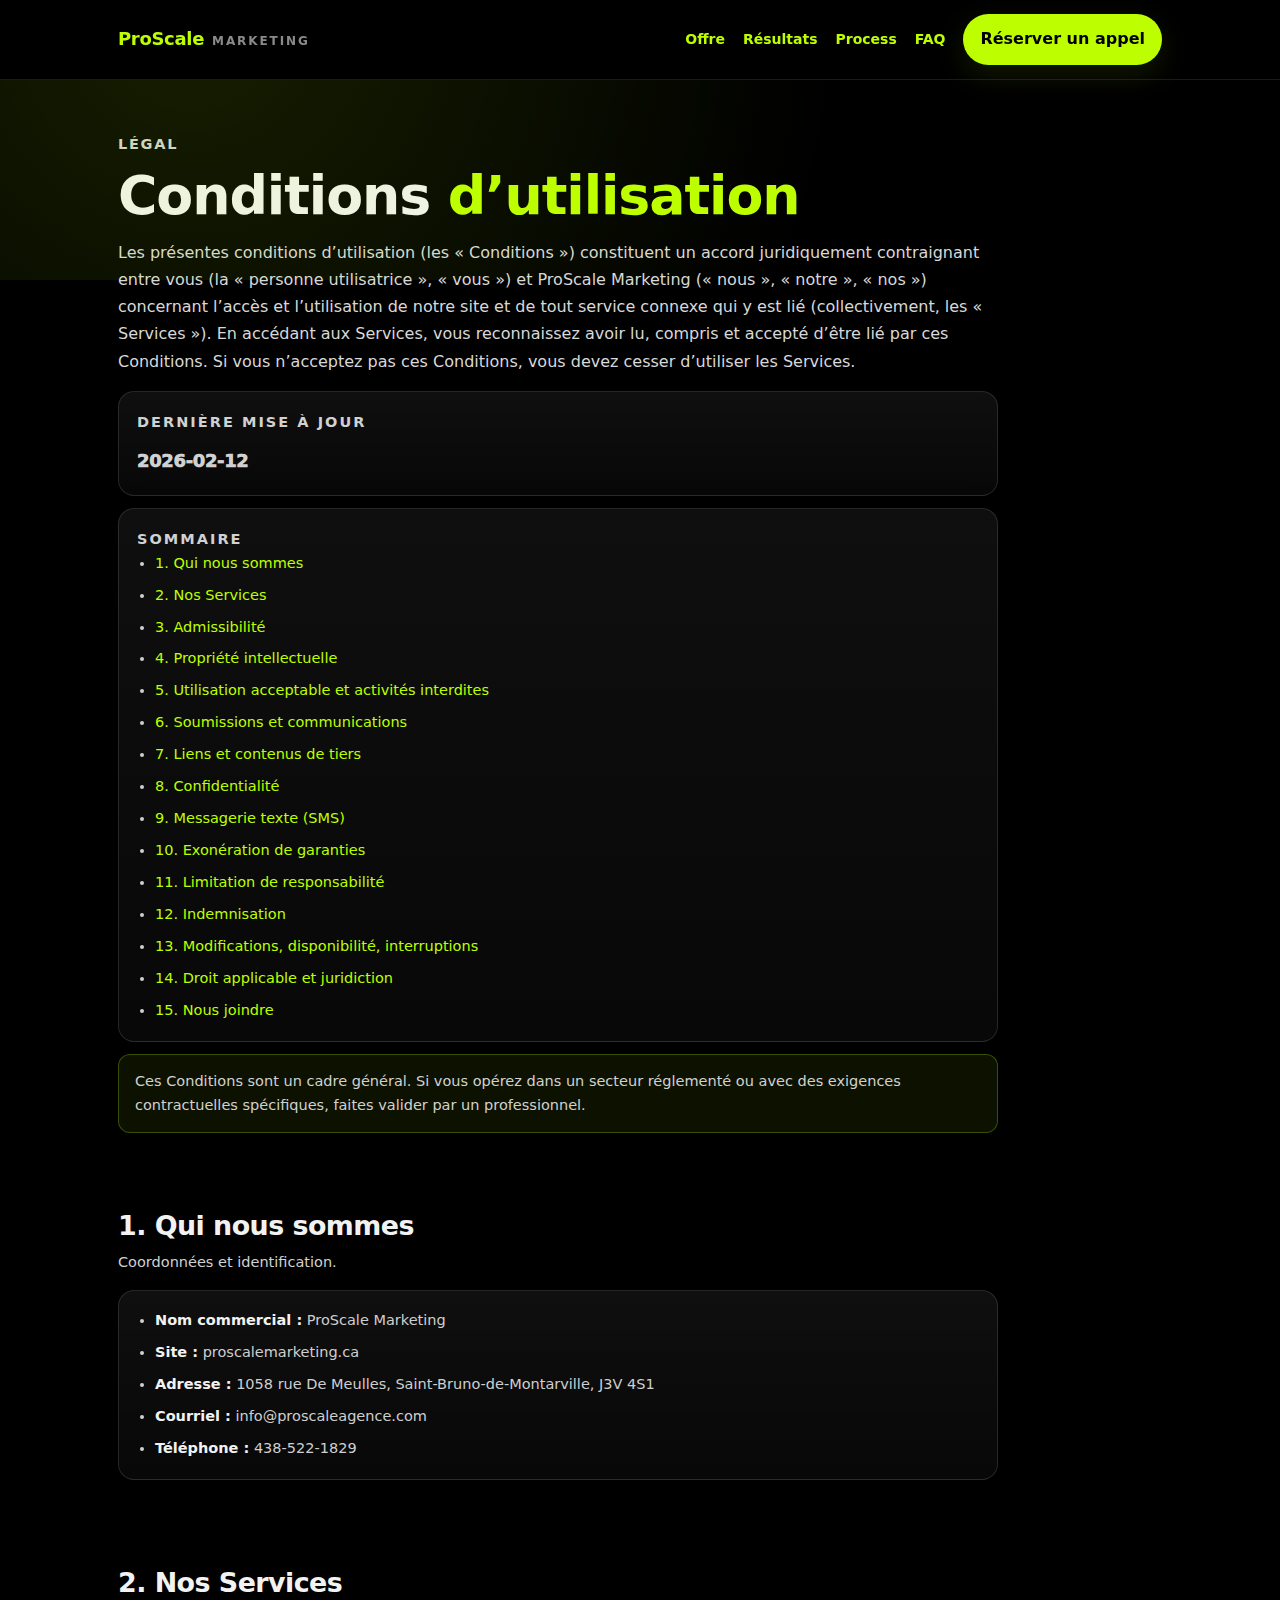
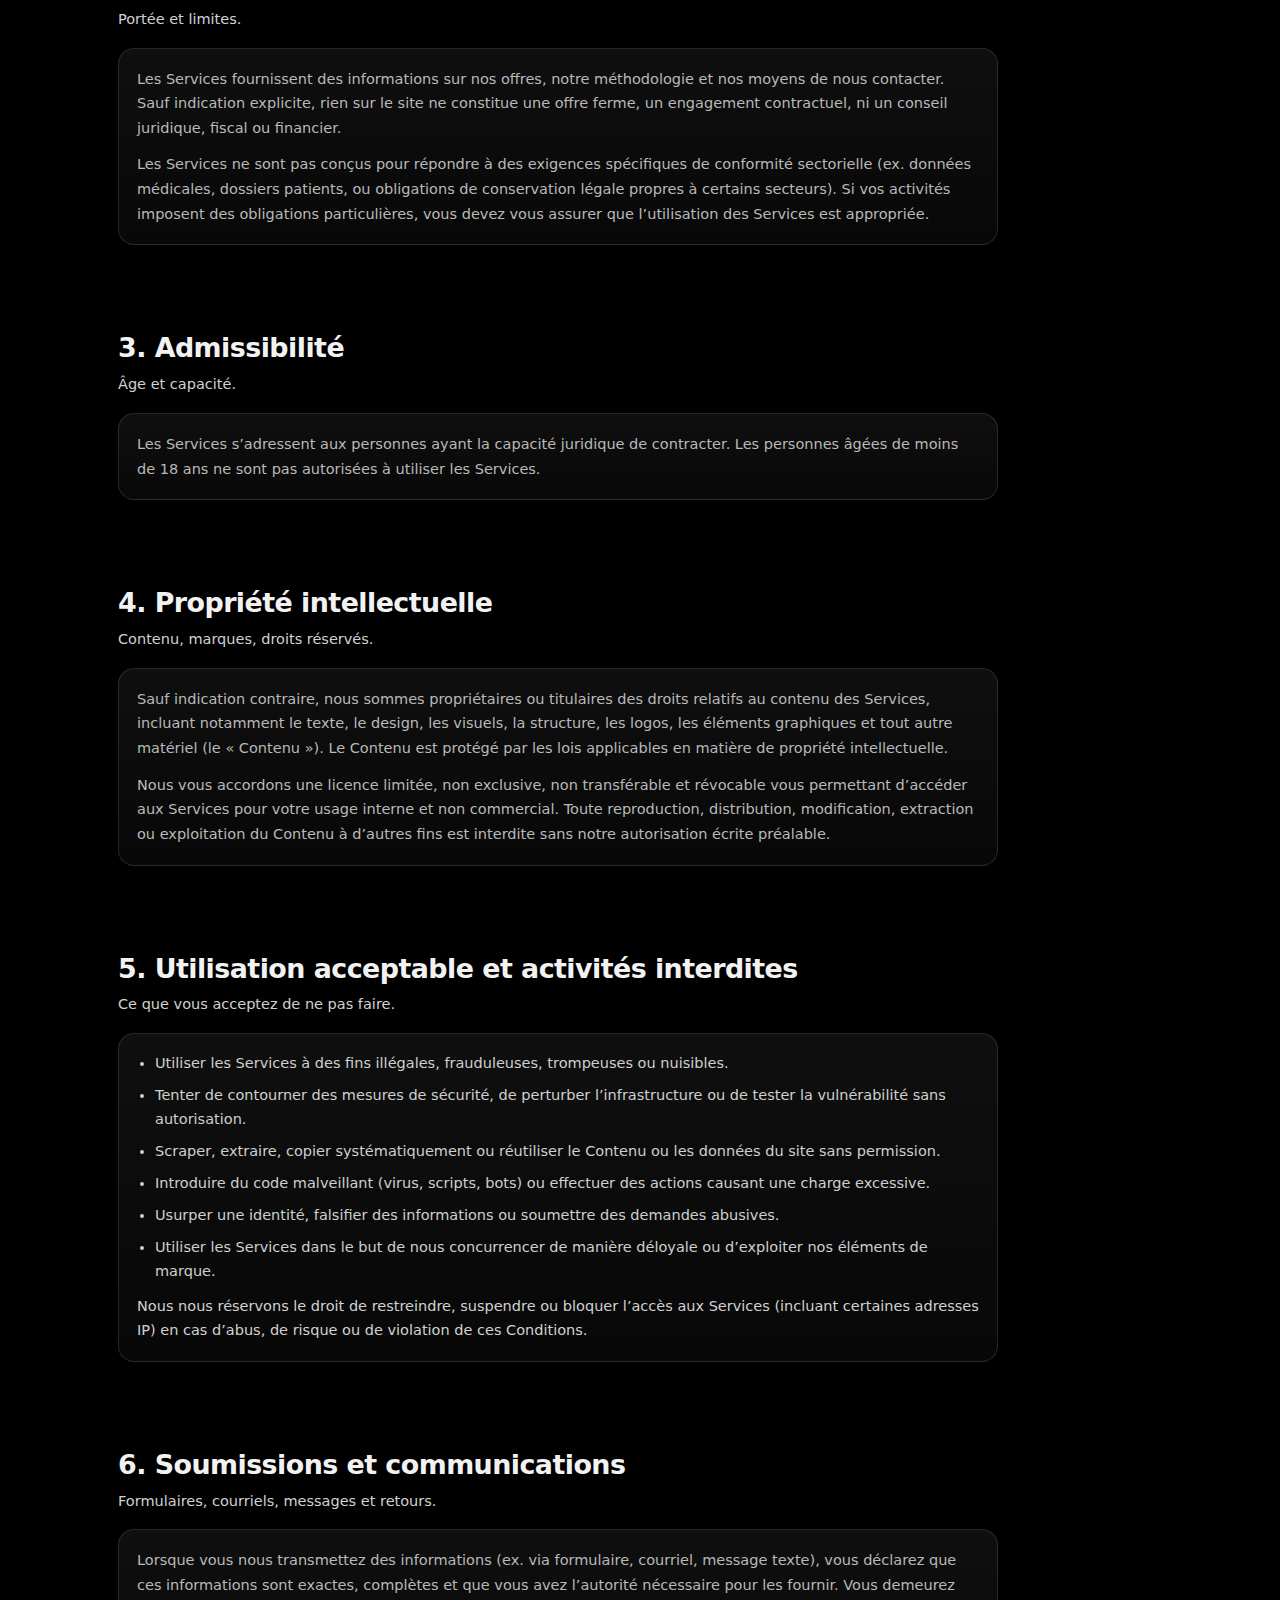
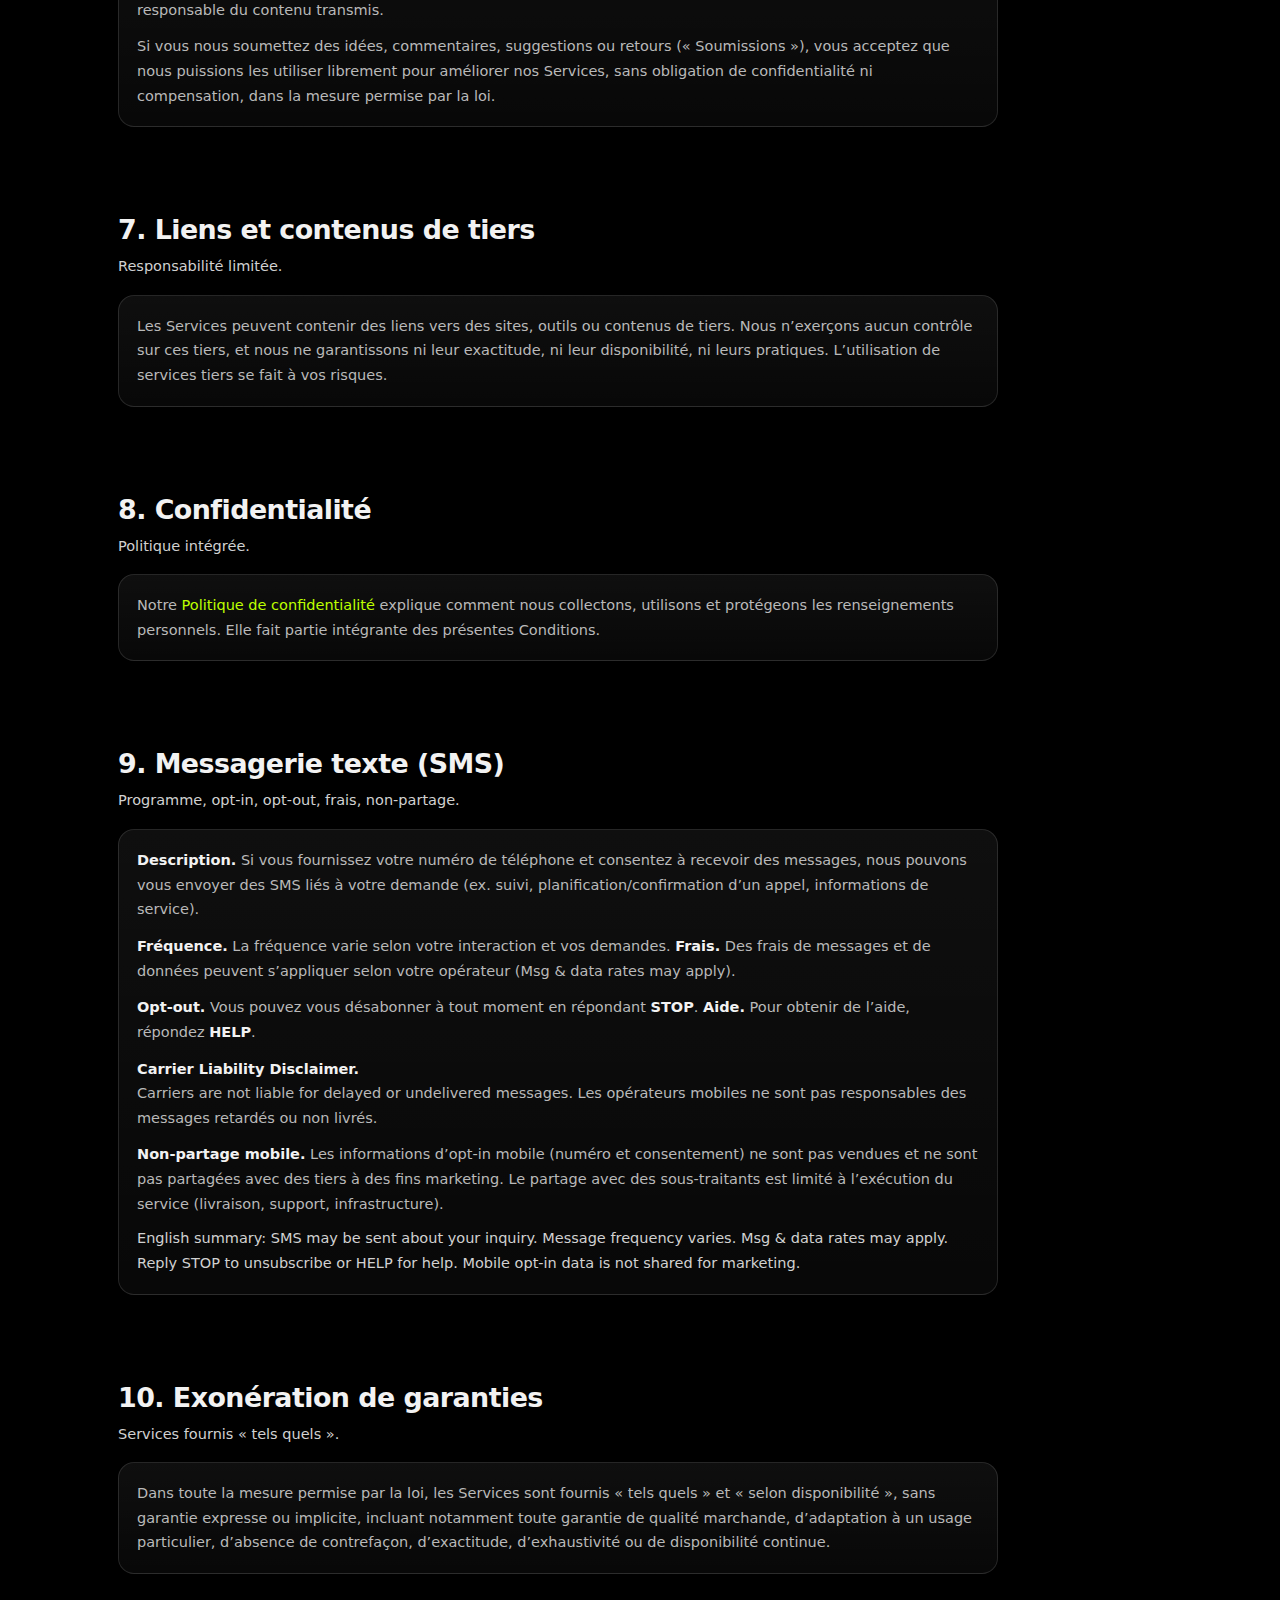
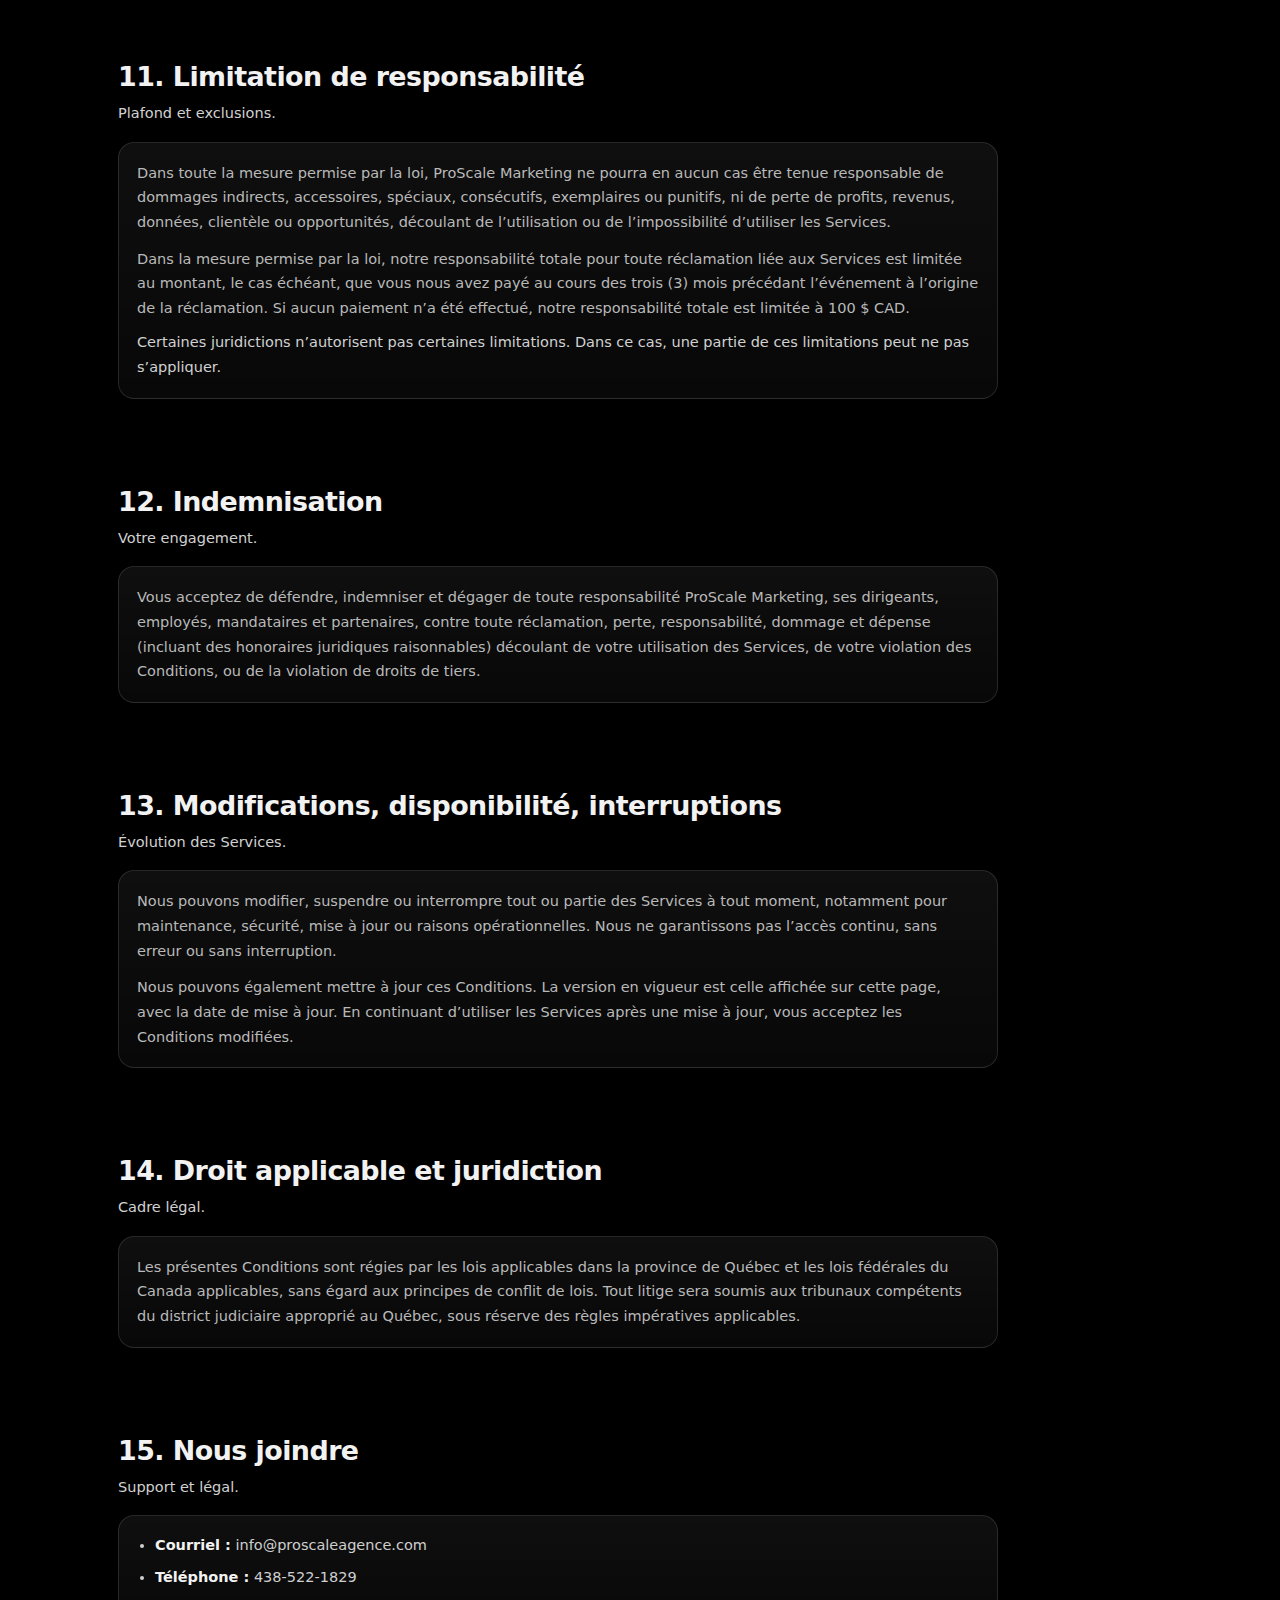
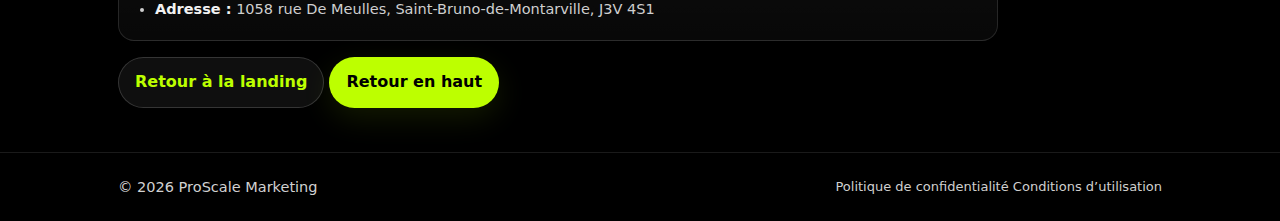
<file: public/terms.html>
<!doctype html>
<html lang="fr">
<head>
  <meta charset="utf-8" />
  <meta name="viewport" content="width=device-width,initial-scale=1" />
  <meta name="theme-color" content="#000000" />

  <title>Conditions d’utilisation | ProScale Marketing</title>
  <meta name="description" content="Conditions d’utilisation de ProScale Marketing : règles d’accès, limitations, propriété intellectuelle, responsabilité, SMS et modalités." />

  <meta property="og:type" content="website" />
  <meta property="og:title" content="Conditions d’utilisation | ProScale Marketing" />
  <meta property="og:description" content="Conditions d’utilisation de ProScale Marketing." />
  <meta property="og:url" content="https://www.proscalemarketing.ca/terms.html" />

  <link rel="canonical" href="https://www.proscalemarketing.ca/terms.html" />
  <link rel="stylesheet" href="assets/css/styles.css" />
</head>

<body class="ps-body ps-legal">
  <a class="ps-skip" href="#main">Aller au contenu</a>

  <header class="ps-header" role="banner">
    <div class="ps-container">
      <div class="ps-header__row">
        <a class="ps-brand" href="/" aria-label="ProScale Marketing">
          <span class="ps-brand__name">ProScale</span>
          <span class="ps-brand__tag">Marketing</span>
        </a>

        <nav class="ps-nav" aria-label="Navigation">
          <a class="ps-nav__link" href="#offre">Offre</a>
          <a class="ps-nav__link" href="#resultats">Résultats</a>
          <a class="ps-nav__link" href="#process">Process</a>
          <a class="ps-nav__link" href="#faq">FAQ</a>
          <a class="ps-btn ps-btn--primary" href="#contact">Réserver un appel</a>
        </nav>
      </div>
    </div>
  </header>

  <main id="main" class="ps-main">
    <section class="ps-hero" aria-label="Conditions d’utilisation">
      <div class="ps-container">
        <p class="ps-kicker">Légal</p>
        <h1 class="ps-h1">
          Conditions <span class="ps-accent">d’utilisation</span>
        </h1>
        <p class="ps-lead">
          Les présentes conditions d’utilisation (les « Conditions ») constituent un accord juridiquement contraignant
          entre vous (la « personne utilisatrice », « vous ») et ProScale Marketing (« nous », « notre », « nos »)
          concernant l’accès et l’utilisation de notre site et de tout service connexe qui y est lié (collectivement, les « Services »).
          En accédant aux Services, vous reconnaissez avoir lu, compris et accepté d’être lié par ces Conditions.
          Si vous n’acceptez pas ces Conditions, vous devez cesser d’utiliser les Services.
        </p>

        <div class="ps-card" style="margin-top:16px;">
          <p class="ps-card__label">Dernière mise à jour</p>
          <p class="ps-card__value" style="font-size:18px;">2026-02-12</p>
        </div>

        <div class="ps-card" style="margin-top:12px;">
          <p class="ps-card__label">Sommaire</p>
          <ul class="ps-list">
            <li><a href="#who">1. Qui nous sommes</a></li>
            <li><a href="#services">2. Nos Services</a></li>
            <li><a href="#eligibility">3. Admissibilité</a></li>
            <li><a href="#ip">4. Propriété intellectuelle</a></li>
            <li><a href="#acceptable">5. Utilisation acceptable et activités interdites</a></li>
            <li><a href="#content">6. Soumissions et communications</a></li>
            <li><a href="#third">7. Liens et contenus de tiers</a></li>
            <li><a href="#privacy">8. Confidentialité</a></li>
            <li><a href="#sms">9. Messagerie texte (SMS)</a></li>
            <li><a href="#disclaimer">10. Exonération de garanties</a></li>
            <li><a href="#liability">11. Limitation de responsabilité</a></li>
            <li><a href="#indemnity">12. Indemnisation</a></li>
            <li><a href="#changes">13. Modifications, disponibilité, interruptions</a></li>
            <li><a href="#law">14. Droit applicable et juridiction</a></li>
            <li><a href="#contact">15. Nous joindre</a></li>
          </ul>
        </div>

        <div class="ps-note" style="margin-top:12px;">
          <p style="margin:0;">
            Ces Conditions sont un cadre général. Si vous opérez dans un secteur réglementé ou avec des exigences contractuelles spécifiques,
            faites valider par un professionnel.
          </p>
        </div>
      </div>
    </section>

    <section class="ps-section" id="who">
      <div class="ps-container">
        <header class="ps-section__header">
          <h2 class="ps-h2">1. Qui nous sommes</h2>
          <p class="ps-sub">Coordonnées et identification.</p>
        </header>

        <article class="ps-card">
          <ul class="ps-list">
            <li><strong>Nom commercial :</strong> ProScale Marketing</li>
            <li><strong>Site :</strong> proscalemarketing.ca</li>
            <li><strong>Adresse :</strong> 1058 rue De Meulles, Saint-Bruno-de-Montarville, J3V 4S1</li>
            <li><strong>Courriel :</strong> info@proscaleagence.com</li>
            <li><strong>Téléphone :</strong> 438-522-1829</li>
          </ul>
        </article>
      </div>
    </section>

    <section class="ps-section" id="services">
      <div class="ps-container">
        <header class="ps-section__header">
          <h2 class="ps-h2">2. Nos Services</h2>
          <p class="ps-sub">Portée et limites.</p>
        </header>

        <article class="ps-card">
          <p style="margin:0; color:var(--muted);">
            Les Services fournissent des informations sur nos offres, notre méthodologie et nos moyens de nous contacter.
            Sauf indication explicite, rien sur le site ne constitue une offre ferme, un engagement contractuel, ni un conseil juridique, fiscal ou financier.
          </p>

          <p style="margin:12px 0 0; color:var(--muted);">
            Les Services ne sont pas conçus pour répondre à des exigences spécifiques de conformité sectorielle (ex. données médicales, dossiers patients,
            ou obligations de conservation légale propres à certains secteurs). Si vos activités imposent des obligations particulières, vous devez vous assurer
            que l’utilisation des Services est appropriée.
          </p>
        </article>
      </div>
    </section>

    <section class="ps-section" id="eligibility">
      <div class="ps-container">
        <header class="ps-section__header">
          <h2 class="ps-h2">3. Admissibilité</h2>
          <p class="ps-sub">Âge et capacité.</p>
        </header>

        <article class="ps-card">
          <p style="margin:0; color:var(--muted);">
            Les Services s’adressent aux personnes ayant la capacité juridique de contracter. Les personnes âgées de moins de 18 ans ne sont pas autorisées
            à utiliser les Services.
          </p>
        </article>
      </div>
    </section>

    <section class="ps-section" id="ip">
      <div class="ps-container">
        <header class="ps-section__header">
          <h2 class="ps-h2">4. Propriété intellectuelle</h2>
          <p class="ps-sub">Contenu, marques, droits réservés.</p>
        </header>

        <article class="ps-card">
          <p style="margin:0; color:var(--muted);">
            Sauf indication contraire, nous sommes propriétaires ou titulaires des droits relatifs au contenu des Services, incluant notamment le texte,
            le design, les visuels, la structure, les logos, les éléments graphiques et tout autre matériel (le « Contenu »).
            Le Contenu est protégé par les lois applicables en matière de propriété intellectuelle.
          </p>

          <p style="margin:12px 0 0; color:var(--muted);">
            Nous vous accordons une licence limitée, non exclusive, non transférable et révocable vous permettant d’accéder aux Services
            pour votre usage interne et non commercial. Toute reproduction, distribution, modification, extraction ou exploitation du Contenu
            à d’autres fins est interdite sans notre autorisation écrite préalable.
          </p>
        </article>
      </div>
    </section>

    <section class="ps-section" id="acceptable">
      <div class="ps-container">
        <header class="ps-section__header">
          <h2 class="ps-h2">5. Utilisation acceptable et activités interdites</h2>
          <p class="ps-sub">Ce que vous acceptez de ne pas faire.</p>
        </header>

        <article class="ps-card">
          <ul class="ps-list">
            <li>Utiliser les Services à des fins illégales, frauduleuses, trompeuses ou nuisibles.</li>
            <li>Tenter de contourner des mesures de sécurité, de perturber l’infrastructure ou de tester la vulnérabilité sans autorisation.</li>
            <li>Scraper, extraire, copier systématiquement ou réutiliser le Contenu ou les données du site sans permission.</li>
            <li>Introduire du code malveillant (virus, scripts, bots) ou effectuer des actions causant une charge excessive.</li>
            <li>Usurper une identité, falsifier des informations ou soumettre des demandes abusives.</li>
            <li>Utiliser les Services dans le but de nous concurrencer de manière déloyale ou d’exploiter nos éléments de marque.</li>
          </ul>

          <p class="ps-micro" style="margin-top:10px;">
            Nous nous réservons le droit de restreindre, suspendre ou bloquer l’accès aux Services (incluant certaines adresses IP) en cas d’abus,
            de risque ou de violation de ces Conditions.
          </p>
        </article>
      </div>
    </section>

    <section class="ps-section" id="content">
      <div class="ps-container">
        <header class="ps-section__header">
          <h2 class="ps-h2">6. Soumissions et communications</h2>
          <p class="ps-sub">Formulaires, courriels, messages et retours.</p>
        </header>

        <article class="ps-card">
          <p style="margin:0; color:var(--muted);">
            Lorsque vous nous transmettez des informations (ex. via formulaire, courriel, message texte), vous déclarez que ces informations sont exactes,
            complètes et que vous avez l’autorité nécessaire pour les fournir. Vous demeurez responsable du contenu transmis.
          </p>

          <p style="margin:12px 0 0; color:var(--muted);">
            Si vous nous soumettez des idées, commentaires, suggestions ou retours (« Soumissions »), vous acceptez que nous puissions les utiliser
            librement pour améliorer nos Services, sans obligation de confidentialité ni compensation, dans la mesure permise par la loi.
          </p>
        </article>
      </div>
    </section>

    <section class="ps-section" id="third">
      <div class="ps-container">
        <header class="ps-section__header">
          <h2 class="ps-h2">7. Liens et contenus de tiers</h2>
          <p class="ps-sub">Responsabilité limitée.</p>
        </header>

        <article class="ps-card">
          <p style="margin:0; color:var(--muted);">
            Les Services peuvent contenir des liens vers des sites, outils ou contenus de tiers. Nous n’exerçons aucun contrôle sur ces tiers,
            et nous ne garantissons ni leur exactitude, ni leur disponibilité, ni leurs pratiques. L’utilisation de services tiers se fait à vos risques.
          </p>
        </article>
      </div>
    </section>

    <section class="ps-section" id="privacy">
      <div class="ps-container">
        <header class="ps-section__header">
          <h2 class="ps-h2">8. Confidentialité</h2>
          <p class="ps-sub">Politique intégrée.</p>
        </header>

        <article class="ps-card">
          <p style="margin:0; color:var(--muted);">
            Notre <a href="privacy.html">Politique de confidentialité</a> explique comment nous collectons, utilisons et protégeons les renseignements personnels.
            Elle fait partie intégrante des présentes Conditions.
          </p>
        </article>
      </div>
    </section>

    <section class="ps-section" id="sms">
      <div class="ps-container">
        <header class="ps-section__header">
          <h2 class="ps-h2">9. Messagerie texte (SMS)</h2>
          <p class="ps-sub">Programme, opt-in, opt-out, frais, non-partage.</p>
        </header>

        <article class="ps-card">
          <p style="margin:0; color:var(--muted);">
            <strong>Description.</strong> Si vous fournissez votre numéro de téléphone et consentez à recevoir des messages,
            nous pouvons vous envoyer des SMS liés à votre demande (ex. suivi, planification/confirmation d’un appel, informations de service).
          </p>

          <p style="margin:12px 0 0; color:var(--muted);">
            <strong>Fréquence.</strong> La fréquence varie selon votre interaction et vos demandes.
            <strong>Frais.</strong> Des frais de messages et de données peuvent s’appliquer selon votre opérateur (Msg &amp; data rates may apply).
          </p>

          <p style="margin:12px 0 0; color:var(--muted);">
            <strong>Opt-out.</strong> Vous pouvez vous désabonner à tout moment en répondant <strong>STOP</strong>.
            <strong>Aide.</strong> Pour obtenir de l’aide, répondez <strong>HELP</strong>.
          </p>

          <p style="margin:12px 0 0; color:var(--muted);">
            <strong>Carrier Liability Disclaimer.</strong><br>
            Carriers are not liable for delayed or undelivered messages.
            Les opérateurs mobiles ne sont pas responsables des messages retardés ou non livrés.
          </p>

          <p style="margin:12px 0 0; color:var(--muted);">
            <strong>Non-partage mobile.</strong> Les informations d’opt-in mobile (numéro et consentement) ne sont pas vendues et ne sont pas partagées
            avec des tiers à des fins marketing. Le partage avec des sous-traitants est limité à l’exécution du service (livraison, support, infrastructure).
          </p>

          <p class="ps-micro" style="margin-top:10px;">
            English summary: SMS may be sent about your inquiry. Message frequency varies. Msg &amp; data rates may apply.
            Reply STOP to unsubscribe or HELP for help. Mobile opt-in data is not shared for marketing.
          </p>
        </article>
      </div>
    </section>

    <section class="ps-section" id="disclaimer">
      <div class="ps-container">
        <header class="ps-section__header">
          <h2 class="ps-h2">10. Exonération de garanties</h2>
          <p class="ps-sub">Services fournis « tels quels ».</p>
        </header>

        <article class="ps-card">
          <p style="margin:0; color:var(--muted);">
            Dans toute la mesure permise par la loi, les Services sont fournis « tels quels » et « selon disponibilité »,
            sans garantie expresse ou implicite, incluant notamment toute garantie de qualité marchande, d’adaptation à un usage particulier,
            d’absence de contrefaçon, d’exactitude, d’exhaustivité ou de disponibilité continue.
          </p>
        </article>
      </div>
    </section>

    <section class="ps-section" id="liability">
      <div class="ps-container">
        <header class="ps-section__header">
          <h2 class="ps-h2">11. Limitation de responsabilité</h2>
          <p class="ps-sub">Plafond et exclusions.</p>
        </header>

        <article class="ps-card">
          <p style="margin:0; color:var(--muted);">
            Dans toute la mesure permise par la loi, ProScale Marketing ne pourra en aucun cas être tenue responsable de dommages indirects,
            accessoires, spéciaux, consécutifs, exemplaires ou punitifs, ni de perte de profits, revenus, données, clientèle ou opportunités,
            découlant de l’utilisation ou de l’impossibilité d’utiliser les Services.
          </p>

          <p style="margin:12px 0 0; color:var(--muted);">
            Dans la mesure permise par la loi, notre responsabilité totale pour toute réclamation liée aux Services est limitée au montant,
            le cas échéant, que vous nous avez payé au cours des trois (3) mois précédant l’événement à l’origine de la réclamation.
            Si aucun paiement n’a été effectué, notre responsabilité totale est limitée à 100 $ CAD.
          </p>

          <p class="ps-micro" style="margin-top:10px;">
            Certaines juridictions n’autorisent pas certaines limitations. Dans ce cas, une partie de ces limitations peut ne pas s’appliquer.
          </p>
        </article>
      </div>
    </section>

    <section class="ps-section" id="indemnity">
      <div class="ps-container">
        <header class="ps-section__header">
          <h2 class="ps-h2">12. Indemnisation</h2>
          <p class="ps-sub">Votre engagement.</p>
        </header>

        <article class="ps-card">
          <p style="margin:0; color:var(--muted);">
            Vous acceptez de défendre, indemniser et dégager de toute responsabilité ProScale Marketing, ses dirigeants, employés, mandataires et partenaires,
            contre toute réclamation, perte, responsabilité, dommage et dépense (incluant des honoraires juridiques raisonnables) découlant de votre utilisation
            des Services, de votre violation des Conditions, ou de la violation de droits de tiers.
          </p>
        </article>
      </div>
    </section>

    <section class="ps-section" id="changes">
      <div class="ps-container">
        <header class="ps-section__header">
          <h2 class="ps-h2">13. Modifications, disponibilité, interruptions</h2>
          <p class="ps-sub">Évolution des Services.</p>
        </header>

        <article class="ps-card">
          <p style="margin:0; color:var(--muted);">
            Nous pouvons modifier, suspendre ou interrompre tout ou partie des Services à tout moment, notamment pour maintenance, sécurité,
            mise à jour ou raisons opérationnelles. Nous ne garantissons pas l’accès continu, sans erreur ou sans interruption.
          </p>

          <p style="margin:12px 0 0; color:var(--muted);">
            Nous pouvons également mettre à jour ces Conditions. La version en vigueur est celle affichée sur cette page, avec la date de mise à jour.
            En continuant d’utiliser les Services après une mise à jour, vous acceptez les Conditions modifiées.
          </p>
        </article>
      </div>
    </section>

    <section class="ps-section" id="law">
      <div class="ps-container">
        <header class="ps-section__header">
          <h2 class="ps-h2">14. Droit applicable et juridiction</h2>
          <p class="ps-sub">Cadre légal.</p>
        </header>

        <article class="ps-card">
          <p style="margin:0; color:var(--muted);">
            Les présentes Conditions sont régies par les lois applicables dans la province de Québec et les lois fédérales du Canada applicables,
            sans égard aux principes de conflit de lois. Tout litige sera soumis aux tribunaux compétents du district judiciaire approprié au Québec,
            sous réserve des règles impératives applicables.
          </p>
        </article>
      </div>
    </section>

    <section class="ps-section" id="contact">
      <div class="ps-container">
        <header class="ps-section__header">
          <h2 class="ps-h2">15. Nous joindre</h2>
          <p class="ps-sub">Support et légal.</p>
        </header>

        <article class="ps-card">
          <ul class="ps-list">
            <li><strong>Courriel :</strong> info@proscaleagence.com</li>
            <li><strong>Téléphone :</strong> 438-522-1829</li>
            <li><strong>Adresse :</strong> 1058 rue De Meulles, Saint-Bruno-de-Montarville, J3V 4S1</li>
          </ul>
        </article>

        <div style="margin-top:16px;">
          <a class="ps-btn ps-btn--secondary" href="/#contact">Retour à la landing</a>
          <a class="ps-btn ps-btn--primary" href="#main">Retour en haut</a>
        </div>
      </div>
    </section>
  </main>

  <footer class="ps-footer" role="contentinfo">
    <div class="ps-container">
      <div class="ps-footer__row">
        <p class="ps-footer__brand">© <span id="year"></span> ProScale Marketing</p>
        <nav class="ps-footer__nav" aria-label="Liens légaux">
          <a href="privacy.html">Politique de confidentialité</a>
          <a href="terms.html">Conditions d’utilisation</a>
        </nav>
      </div>
    </div>

    <script>
      document.getElementById("year").textContent = new Date().getFullYear();
    </script>
  </footer>
</body>
</html>
</file>
<file: public/assets/css/styles.css>
/* ============================================
   PROSCALE — LANDING (BLACK + #bdff00)
   ============================================ */

/* ---- Tokens ---- */
:root{
  --bg: #000000;
  --panel: #0b0b0b;
  --panel-2: #101010;
  --text: #f2f2f2;
  --muted: #b9b9b9;
  --muted-2: #8a8a8a;
  --border: rgba(255,255,255,.10);
  --border-2: rgba(255,255,255,.16);

  --accent: #bdff00;
  --accent-2: rgba(189,255,0,.16);

  --radius: 16px;
  --radius-sm: 12px;

  --shadow: 0 12px 40px rgba(0,0,0,.45);

  --maxw: 1100px;
  --pad-x: 20px;

  --h1: clamp(34px, 4.2vw, 56px);
  --h2: clamp(26px, 2.6vw, 36px);
  --h3: 18px;
}

/* ---- Base ---- */
*{ box-sizing: border-box; }
html{
  scroll-behavior: smooth;
  scroll-padding-top: 84px;
}
body{
  margin: 0;
  background: var(--bg);
  color: var(--text);
  font-family: ui-sans-serif, system-ui, -apple-system, Segoe UI, Roboto, Helvetica, Arial, "Apple Color Emoji","Segoe UI Emoji";
  line-height: 1.55;
  -webkit-font-smoothing: antialiased;
  text-rendering: optimizeLegibility;
}
img{ max-width: 100%; height: auto; }
a{
  color: inherit;
  text-decoration: none;
}
a:hover{ opacity: .95; }
strong{ color: var(--text); }

::selection{
  background: rgba(189,255,0,.35);
  color: #000;
}

/* Focus states (important pour pro + accessibilité) */
:focus-visible{
  outline: 2px solid var(--accent);
  outline-offset: 3px;
  border-radius: 8px;
}

/* ---- Utilities / Layout ---- */
.ps-container{
  width: min(var(--maxw), 100%);
  margin: 0 auto;
  padding: 0 var(--pad-x);
}

.ps-main{
  display: block;
}

.ps-section{
  padding: 72px 0;
}

.ps-section__header{
  margin-bottom: 28px;
  max-width: 760px;
}

.ps-h1{
  font-size: var(--h1);
  line-height: 1.05;
  letter-spacing: -0.02em;
  margin: 12px 0 14px;
  font-weight: 900;
}

.ps-h2{
  font-size: var(--h2);
  line-height: 1.15;
  margin: 0 0 10px;
  font-weight: 850;
  letter-spacing: -0.02em;
}

.ps-h3{
  font-size: var(--h3);
  margin: 0 0 10px;
  font-weight: 800;
}

.ps-sub{
  margin: 0;
  color: var(--muted);
  font-size: 16px;
}

.ps-lead{
  margin: 0 0 18px;
  color: #dedede;
  font-size: 17px;
  max-width: 620px;
}

.ps-kicker{
  margin: 0;
  color: var(--muted-2);
  font-weight: 700;
  letter-spacing: .12em;
  text-transform: uppercase;
  font-size: 12px;
}

.ps-accent{
  color: var(--accent);
}

.ps-micro{
  margin: 12px 0 0;
  color: var(--muted-2);
  font-size: 13px;
}

/* ---- Skip link ---- */
.ps-skip{
  position: absolute;
  left: -999px;
  top: 12px;
  background: #111;
  color: var(--text);
  padding: 10px 12px;
  border-radius: 10px;
  border: 1px solid var(--border);
  z-index: 9999;
}
.ps-skip:focus{
  left: 12px;
}

/* ---- Header ---- */
.ps-header{
  position: sticky;
  top: 0;
  z-index: 50;
  background: rgba(0,0,0,.72);
  backdrop-filter: blur(12px);
  border-bottom: 1px solid var(--border);
}

.ps-header__row{
  display: flex;
  align-items: center;
  justify-content: space-between;
  gap: 14px;
  padding: 14px 0;
}

.ps-brand{
  display: inline-flex;
  align-items: baseline;
  gap: 8px;
  font-weight: 900;
  letter-spacing: -0.02em;
}
.ps-brand__name{
  font-size: 18px;
}
.ps-brand__tag{
  font-size: 12px;
  color: var(--muted-2);
  font-weight: 800;
  letter-spacing: .16em;
  text-transform: uppercase;
}

.ps-nav{
  display: none; /* mobile-first */
  align-items: center;
  gap: 18px;
}
.ps-nav__link{
  color: var(--muted);
  font-weight: 700;
  font-size: 14px;
}
.ps-nav__link:hover{
  color: var(--text);
}

/* ---- Buttons ---- */
.ps-btn{
  display: inline-flex;
  align-items: center;
  justify-content: center;
  gap: 10px;
  font-weight: 850;
  border-radius: 999px;
  padding: 12px 16px;
  border: 1px solid var(--border-2);
  background: transparent;
  color: var(--text);
  transition: transform .15s ease, background .15s ease, border-color .15s ease;
  cursor: pointer;
  white-space: nowrap;
  text-decoration: none;
}

.ps-btn:hover{
  transform: translateY(-1px);
  border-color: rgba(255,255,255,.26);
}

.ps-btn--primary{
  background: var(--accent);
  color: #000;
  border-color: rgba(189,255,0,.45);
  box-shadow: 0 10px 30px rgba(189,255,0,.10);
}
.ps-btn--primary:hover{
  border-color: rgba(189,255,0,.70);
}

.ps-btn--secondary{
  background: rgba(255,255,255,.06);
}

.ps-btn--primary,
.ps-btn--primary:link,
.ps-btn--primary:visited{
  color: #000; /* sur bouton vert: texte noir (meilleur contraste) */
}

/* Bonus: éviter le soulignement sur les boutons quand hover */
.ps-btn:hover{
  text-decoration: none;
}

/* ---- Hero ---- */
.ps-hero{
  padding: 64px 0 56px;
  position: relative;
  overflow: hidden;
}

.ps-hero::before{
  content: "";
  position: absolute;
  inset: -120px -60px auto -60px;
  height: 420px;
  background: radial-gradient(circle at 20% 20%, rgba(189,255,0,.14), rgba(0,0,0,0) 55%);
  pointer-events: none;
}

.ps-hero__grid{
  position: relative;
  display: grid;
  gap: 26px;
}

.ps-hero__cta{
  display: flex;
  flex-wrap: wrap;
  gap: 12px;
  margin-top: 18px;
}

.ps-bullets{
  list-style: none;
  padding: 0;
  margin: 18px 0 0;
  display: grid;
  gap: 10px;
}
.ps-bullets__item{
  padding-left: 22px;
  position: relative;
  color: var(--muted);
  font-weight: 650;
  font-size: 14px;
}
.ps-bullets__item::before{
  content: "";
  position: absolute;
  left: 0;
  top: .55em;
  width: 10px;
  height: 10px;
  border-radius: 999px;
  background: var(--accent);
  box-shadow: 0 0 0 4px rgba(189,255,0,.12);
}

/* ---- Cards ---- */
.ps-card{
  background: linear-gradient(180deg, rgba(255,255,255,.06), rgba(255,255,255,.03));
  border: 1px solid var(--border);
  border-radius: var(--radius);
  padding: 18px;
  box-shadow: var(--shadow);
}

.ps-card__label{
  margin: 0 0 10px;
  color: var(--muted-2);
  font-size: 12px;
  letter-spacing: .14em;
  text-transform: uppercase;
  font-weight: 800;
}
.ps-card__value{
  margin: 0 0 6px;
  font-weight: 950;
  font-size: 22px;
  letter-spacing: -0.02em;
}
.ps-card__hint{
  margin: 0;
  color: var(--muted);
  font-size: 13px;
}

.ps-hero__proof{
  display: grid;
  gap: 12px;
}

.ps-list{
  margin: 0;
  padding-left: 18px;
  color: var(--muted);
  display: grid;
  gap: 8px;
  font-size: 14px;
}

/* ---- Chips / logos ---- */
.ps-logos__title{
  margin: 0 0 10px;
  color: var(--muted-2);
  font-size: 12px;
  letter-spacing: .14em;
  text-transform: uppercase;
  font-weight: 800;
}
.ps-logos__row{
  display: flex;
  flex-wrap: wrap;
  gap: 10px;
}
.ps-chip{
  display: inline-flex;
  align-items: center;
  padding: 8px 12px;
  border-radius: 999px;
  border: 1px solid var(--border);
  background: rgba(255,255,255,.04);
  color: #dcdcdc;
  font-weight: 800;
  font-size: 13px;
}

/* ---- Offer + Results layout ---- */
.ps-grid{
  display: grid;
  gap: 14px;
}

.ps-note{
  margin-top: 16px;
  padding: 14px 16px;
  border-radius: var(--radius-sm);
  border: 1px solid rgba(189,255,0,.22);
  background: rgba(189,255,0,.06);
  color: #dfe8c5;
}

/* ---- Steps ---- */
.ps-steps{
  margin: 0;
  padding: 0;
  list-style: none;
  display: grid;
  gap: 12px;
}
.ps-step{
  border: 1px solid var(--border);
  border-radius: var(--radius);
  padding: 16px 18px;
  background: rgba(255,255,255,.03);
}
.ps-step p{
  margin: 0;
  color: var(--muted);
  font-size: 14px;
}

/* ---- FAQ ---- */
.ps-faq__items{
  display: grid;
  gap: 10px;
}
.ps-faq__item{
  border: 1px solid var(--border);
  border-radius: var(--radius);
  background: rgba(255,255,255,.03);
  padding: 12px 14px;
}
.ps-faq__item summary{
  cursor: pointer;
  font-weight: 850;
  color: var(--text);
  list-style: none;
}
.ps-faq__item summary::-webkit-details-marker{ display: none; }
.ps-faq__item summary::after{
  content: "＋";
  float: right;
  color: var(--accent);
  font-weight: 900;
}
.ps-faq__item[open] summary::after{
  content: "－";
}
.ps-faq__item p{
  margin: 10px 0 0;
  color: var(--muted);
  font-size: 14px;
}

/* ---- Contact / Form ---- */
.ps-form{
  display: grid;
  gap: 12px;
  margin-top: 14px;
}

.ps-label{
  display: grid;
  gap: 8px;
  font-weight: 800;
  font-size: 13px;
  color: var(--muted);
}

.ps-input{
  width: 100%;
  border-radius: 12px;
  border: 1px solid var(--border);
  background: rgba(255,255,255,.04);
  color: var(--text);
  padding: 12px 12px;
  font-size: 15px;
  outline: none;
}
.ps-input::placeholder{
  color: rgba(255,255,255,.40);
}
.ps-input:focus{
  border-color: rgba(189,255,0,.55);
  box-shadow: 0 0 0 4px rgba(189,255,0,.12);
}

.ps-check{
  display: flex;
  gap: 10px;
  align-items: flex-start;
  color: var(--muted);
  font-size: 13px;
  line-height: 1.4;
}
.ps-check a{
  color: var(--accent);
  text-decoration: underline;
  text-underline-offset: 3px;
}
.ps-check input{
  margin-top: 2px;
  accent-color: var(--accent);
}

.ps-divider{
  height: 1px;
  background: var(--border);
  margin: 16px 0;
}

/* ---- Footer ---- */
.ps-footer{
  border-top: 1px solid var(--border);
  padding: 24px 0;
  color: var(--muted-2);
  font-size: 13px;
}
.ps-footer__row{
  display: flex;
  flex-wrap: wrap;
  gap: 10px;
  align-items: center;
  justify-content: space-between;
}
.ps-footer__nav a{
  color: var(--muted);
  text-decoration: underline;
  text-underline-offset: 3px;
}
.ps-footer__nav a:hover{
  color: var(--text);
}

/* ---- Responsive ---- */
@media (min-width: 900px){
  :root{ --pad-x: 28px; }

  .ps-nav{ display: inline-flex; }

  .ps-hero__grid{
    grid-template-columns: 1.15fr .85fr;
    align-items: start;
    gap: 22px;
  }

  .ps-grid--2{
    grid-template-columns: 1fr 1fr;
  }

  .ps-grid--3{
    grid-template-columns: repeat(3, 1fr);
  }

  .ps-steps{
    grid-template-columns: repeat(3, 1fr);
  }
}

/* ---- Motion preference ---- */
@media (prefers-reduced-motion: reduce){
  html{ scroll-behavior: auto; }
  .ps-btn{ transition: none; }
}

/* ============================================
   PROSCALE — LEGAL PAGES (Privacy)
   ============================================ */

.ps-legal{
  --legal-max: 880px;
}

/* Hero plus “document” que “landing” */
.ps-legal .ps-hero{
  padding: 52px 0 34px;
}
.ps-legal .ps-hero::before{
  height: 320px;
  background: radial-gradient(circle at 18% 18%, rgba(189,255,0,.12), rgba(0,0,0,0) 55%);
}

/* Typo plus lisible */
.ps-legal .ps-lead{
  max-width: var(--legal-max);
  font-size: 16px;
  color: #d8d8d8;
}
.ps-legal p{
  margin: 0;
  color: #d1d1d1;
  font-size: 14.5px;
  line-height: 1.7;
}
.ps-legal p + p{
  margin-top: 12px;
}

/* Sections plus compactes */
.ps-legal .ps-section{
  padding: 44px 0;
}
.ps-legal .ps-section__header{
  max-width: var(--legal-max);
  margin-bottom: 16px;
}
.ps-legal .ps-h2{
  font-size: clamp(22px, 2.1vw, 30px);
  margin: 0 0 8px;
}
.ps-legal .ps-sub{
  max-width: var(--legal-max);
}

/* Scroll anchors propres (quand tu cliques le sommaire) */
.ps-legal section[id]{
  scroll-margin-top: 96px;
}

/* Contenu centré, largeur “doc” */
.ps-legal .ps-card{
  max-width: var(--legal-max);
  box-shadow: 0 10px 34px rgba(0,0,0,.42);
  border-color: rgba(255,255,255,.12);
}

/* Listes plus “légal” */
.ps-legal .ps-list{
  padding-left: 18px;
  gap: 8px;
  color: #cfcfcf;
  font-size: 14.5px;
  line-height: 1.65;
}
.ps-legal .ps-list li{
  margin: 0;
}

/* Liens style “pro” */
.ps-legal a{
  color: var(--accent);
  text-decoration: underline;
  text-underline-offset: 3px;
  text-decoration-thickness: 1px;
}
.ps-legal a:hover{
  opacity: .92;
}
.ps-legal a:focus-visible{
  outline-offset: 4px;
}

/* Blocs info (note) plus clean */
.ps-legal .ps-note{
  max-width: var(--legal-max);
  border-color: rgba(189,255,0,.26);
  background: rgba(189,255,0,.07);
}

/* Sommaire : carte plus dense + hover */
.ps-legal .ps-toc{
  max-width: var(--legal-max);
}
.ps-legal .ps-toc .ps-list{
  list-style: none;
  padding-left: 0;
  gap: 10px;
}
.ps-legal .ps-toc .ps-list a{
  display: flex;
  align-items: center;
  justify-content: space-between;
  gap: 12px;
  padding: 12px 12px;
  border-radius: 14px;
  border: 1px solid rgba(255,255,255,.10);
  background: rgba(255,255,255,.03);
  color: #e9e9e9;
  font-weight: 800;
  font-size: 14px;
  text-decoration: none;
  transition: transform .15s ease, border-color .15s ease, background .15s ease;
}
.ps-legal .ps-toc .ps-list a::after{
  content: "→";
  color: var(--accent);
  font-weight: 900;
  opacity: .9;
}
.ps-legal .ps-toc .ps-list a:hover{
  transform: translateY(-1px);
  border-color: rgba(189,255,0,.35);
  background: rgba(189,255,0,.06);
}
.ps-legal .ps-toc .ps-list a:active{
  transform: translateY(0);
}

/* Footer sur pages légales : plus discret */
.ps-legal .ps-footer{
  padding: 22px 0;
}
.ps-legal .ps-footer__nav a{
  color: #cfcfcf;
}
.ps-legal .ps-footer__nav a:hover{
  color: var(--text);
}

/* Mobile tweaks */
@media (max-width: 520px){
  .ps-legal .ps-hero{
    padding: 44px 0 28px;
  }
  .ps-legal .ps-section{
    padding: 36px 0;
  }
  .ps-legal .ps-toc .ps-list a{
    padding: 11px 11px;
    font-size: 13.5px;
  }
}

/* Print (optionnel mais nice) */
@media print{
  .ps-header, .ps-btn, .ps-skip{ display: none !important; }
  body{ background: #fff !important; color: #000 !important; }
  .ps-card{ box-shadow: none !important; border: 1px solid #ddd !important; }
  a{ color: #000 !important; text-decoration: underline !important; }
}

/* ============================================
   LINKS: underline ONLY on hover
   ============================================ */

/* Global links */
a{
  text-decoration: none;
}
a:hover{
  text-decoration: underline;
  text-underline-offset: 3px;
  text-decoration-thickness: 1px;
}

/* Legal page links stay green, but underline only on hover */
.ps-legal a{
  color: var(--accent);
  text-decoration: none;
}
.ps-legal a:hover{
  text-decoration: underline;
  text-underline-offset: 3px;
  text-decoration-thickness: 1px;
}

/* Buttons: never underline */
.ps-btn,
.ps-btn:hover{
  text-decoration: none !important;
}
</file>
